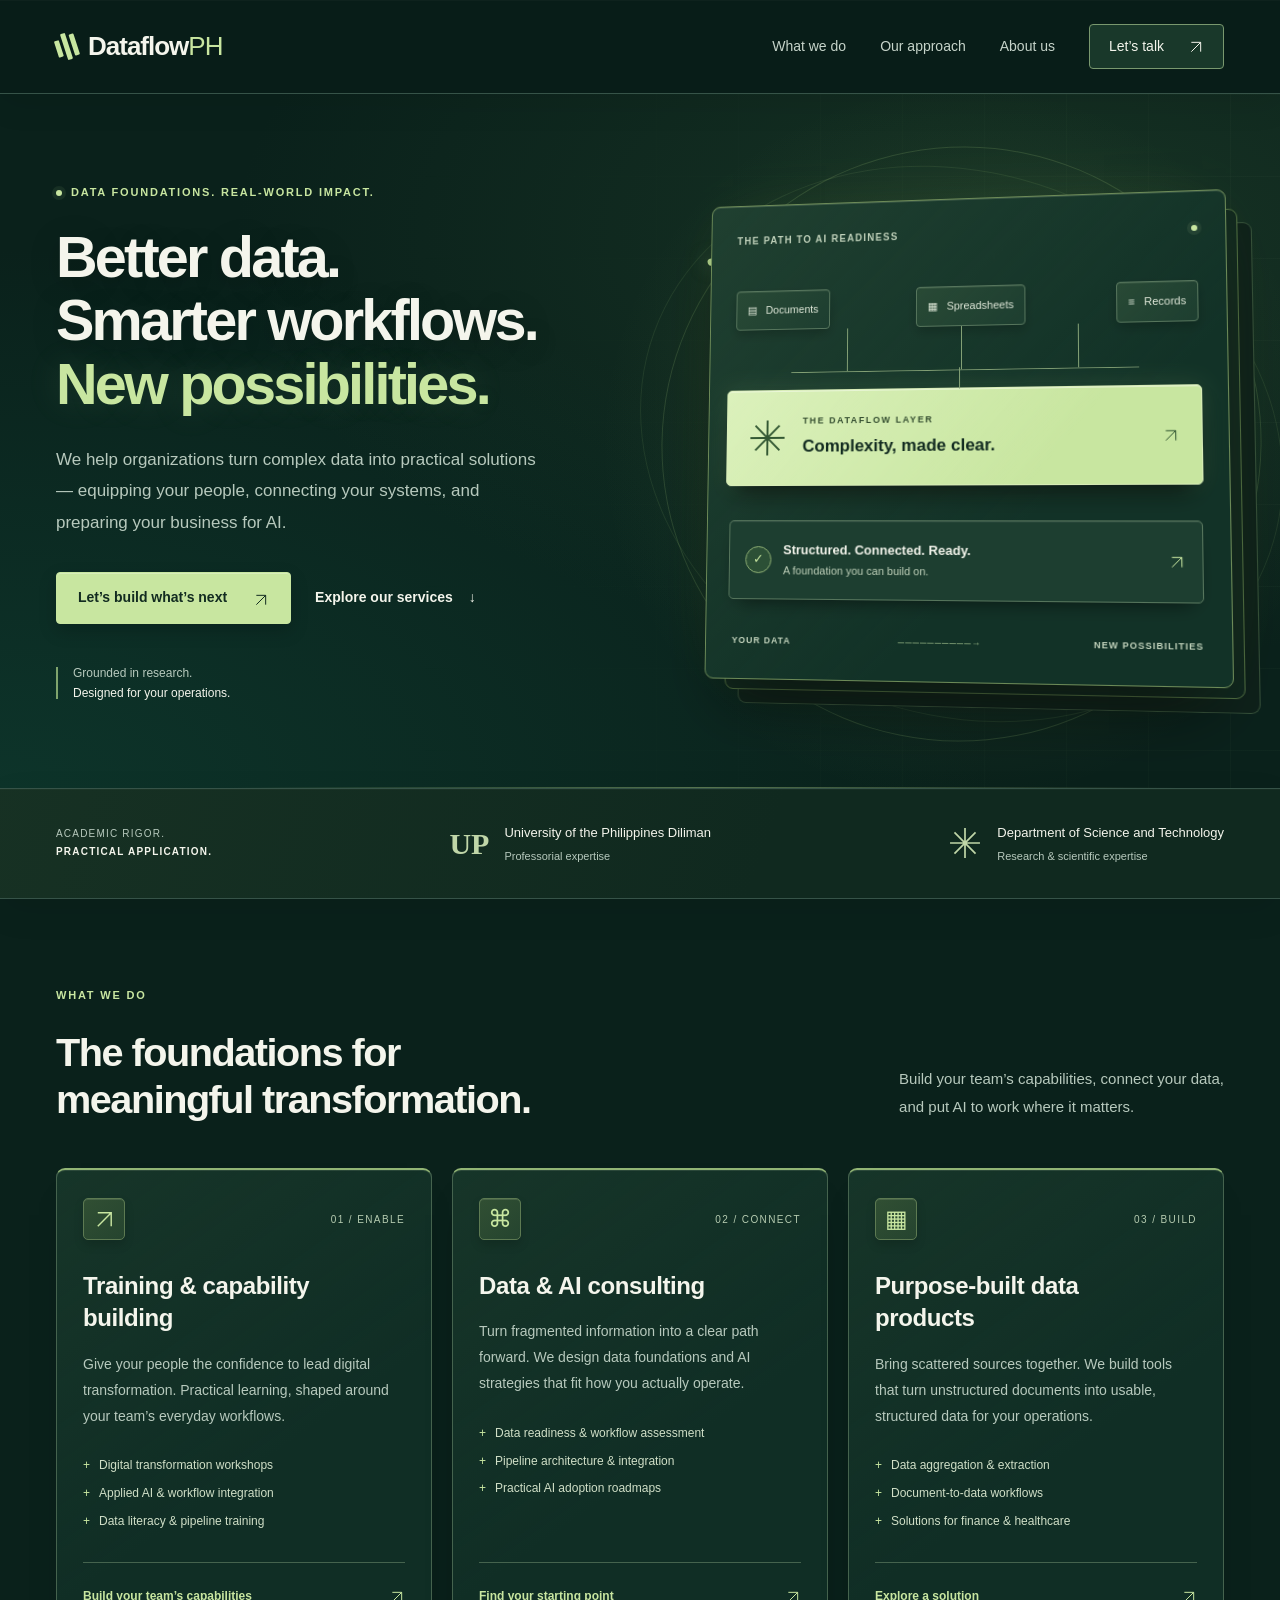
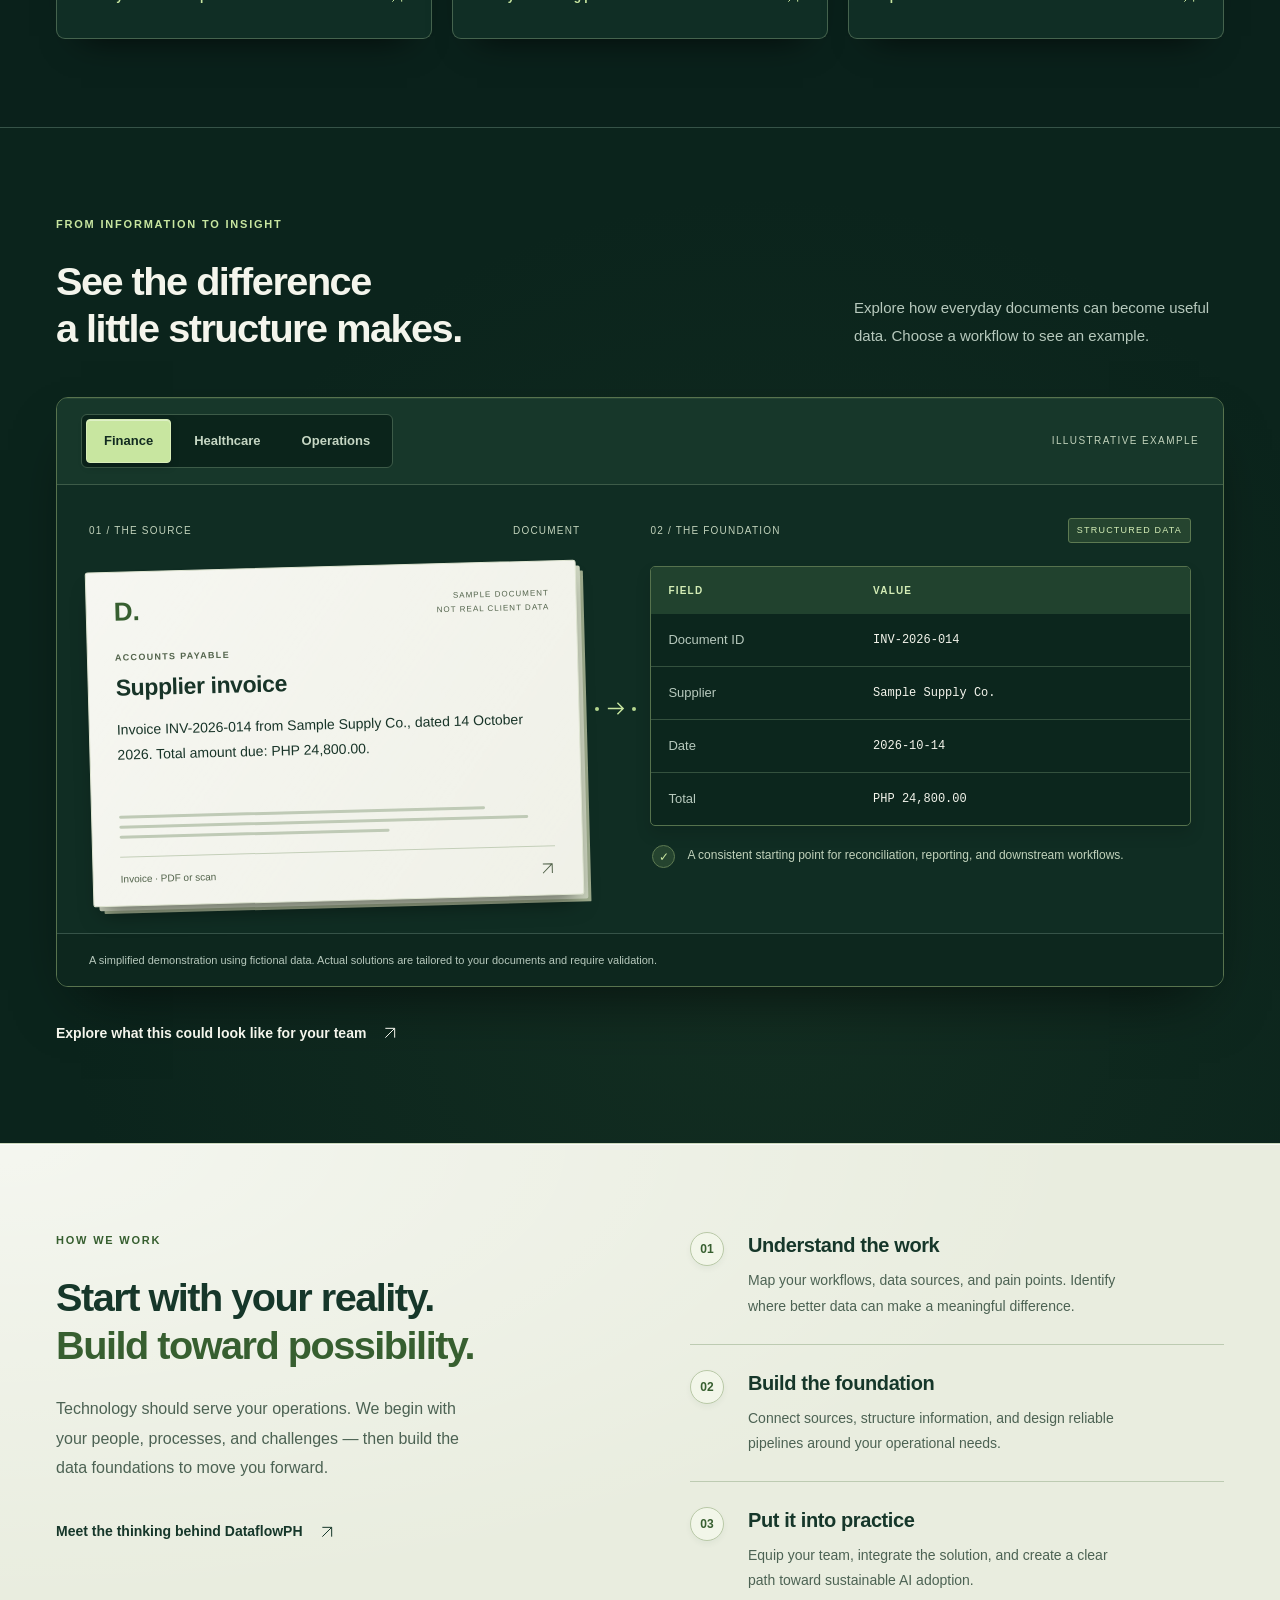
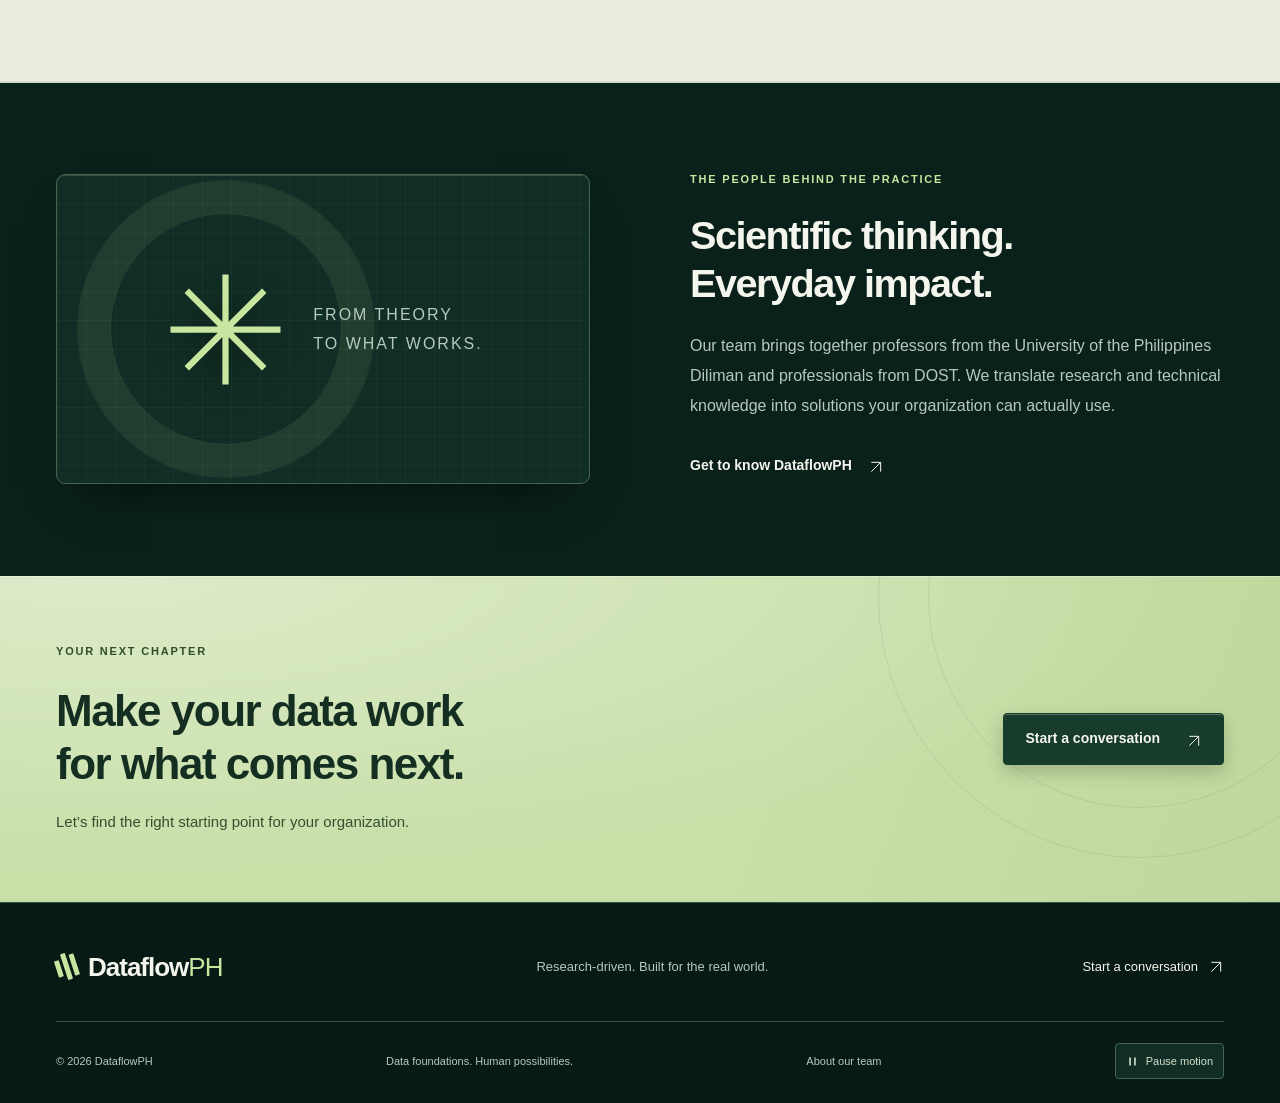
<file: index.html>
<!DOCTYPE html>
<html lang="en"><head><meta charset="UTF-8"><meta name="viewport" content="width=device-width, initial-scale=1"><meta name="theme-color" content="#0a211b"><meta name="description" content="DataflowPH helps organizations build AI-ready data foundations through practical training, consulting, and tailored data products."><title>DataflowPH — From data to possibility</title><link rel="stylesheet" href="styles.css?v=depth-3"><script src="script.js?v=depth-3" defer></script></head><body><a class="skip" href="#main">Skip to content</a><header class="site-header"><div class="container nav"><a class="brand" href="index.html" aria-label="DataflowPH home"><span class="brand-icon" aria-hidden="true"><i></i><i></i><i></i></span>Dataflow<span>PH</span></a><button class="menu-toggle" aria-expanded="false" aria-controls="navigation">Menu <span aria-hidden="true"><svg class="arrow-icon" viewBox="0 0 24 24" fill="none" stroke="currentColor" stroke-width="1.5" aria-hidden="true"><path d="M4 6h16M4 12h16M4 18h16"/></svg></span></button><nav id="navigation" aria-label="Main navigation"><a href="index.html#services">What we do</a><a href="index.html#approach">Our approach</a><a href="about.html">About us</a><a class="nav-cta" href="contact.html">Let’s talk <span aria-hidden="true"><svg class="arrow-icon" viewBox="0 0 24 24" fill="none" stroke="currentColor" stroke-width="1.5" aria-hidden="true"><path d="M5 19 19 5M5 5h14v14"/></svg></span></a></nav></div></header><main id="main"><section class="hero"><div class="container hero-grid"><div class="hero-copy"><p class="eyebrow"><span class="dot"></span> DATA FOUNDATIONS. REAL-WORLD IMPACT.</p><h1>Better data.<br>Smarter workflows.<br><em>New possibilities.</em></h1><p class="hero-description">We help organizations turn complex data into practical solutions — equipping your people, connecting your systems, and preparing your business for AI.</p><div class="hero-actions"><a class="button" href="contact.html">Let’s build what’s next <span><svg class="arrow-icon" viewBox="0 0 24 24" fill="none" stroke="currentColor" stroke-width="1.5" aria-hidden="true"><path d="M5 19 19 5M5 5h14v14"/></svg></span></a><a class="text-link" href="#services">Explore our services <span>↓</span></a></div><div class="hero-note"><span class="note-line"></span><p>Grounded in research.<br><strong>Designed for your operations.</strong></p></div></div><div class="flow-stage"><div class="flow-orbit" aria-hidden="true"><i></i><i></i></div><div class="flow-visual" role="img" aria-label="A data pipeline transforms documents, spreadsheets, and records into structured data, connected workflows, and AI-ready insights."><div class="visual-top"><span>THE PATH TO AI READINESS</span><span class="live-dot"></span></div><div class="flow-sources"><span>▤ &nbsp; Documents</span><span>▦ &nbsp; Spreadsheets</span><span>≡ &nbsp; Records</span></div><div class="flow-connectors"><i></i><i></i><i></i></div><div class="flow-engine"><div class="engine-symbol"><svg class="star-icon" viewBox="0 0 100 100" fill="none" stroke="currentColor" stroke-width="5" aria-hidden="true"><path d="M50 6v88M6 50h88M19 19l62 62M19 81l62-62"/></svg></div><div><span>THE DATAFLOW LAYER</span><strong>Complexity, made clear.</strong></div><span class="engine-arrow"><svg class="arrow-icon" viewBox="0 0 24 24" fill="none" stroke="currentColor" stroke-width="1.5" aria-hidden="true"><path d="M5 19 19 5M5 5h14v14"/></svg></span></div><div class="flow-stem"></div><div class="flow-output"><span class="output-check">✓</span><div><strong>Structured. Connected. Ready.</strong><span>A foundation you can build on.</span></div><span><svg class="arrow-icon" viewBox="0 0 24 24" fill="none" stroke="currentColor" stroke-width="1.5" aria-hidden="true"><path d="M5 19 19 5M5 5h14v14"/></svg></span></div><div class="visual-bottom"><span>YOUR DATA</span><span class="visual-path">──────────→</span><span>NEW POSSIBILITIES</span></div><div class="floating-note"><span><svg class="arrow-icon" viewBox="0 0 24 24" fill="none" stroke="currentColor" stroke-width="1.5" aria-hidden="true"><path d="M5 19 19 5M5 5h14v14"/></svg></span> Built around your workflow</div></div></div></div></section><section class="credibility"><div class="container credibility-inner"><p>ACADEMIC RIGOR.<br><strong>PRACTICAL APPLICATION.</strong></p><div><span class="institution-mark">UP</span><span>University of the Philippines Diliman<small>Professorial expertise</small></span></div><div><span class="institution-mark dost"><svg class="star-icon" viewBox="0 0 100 100" fill="none" stroke="currentColor" stroke-width="5" aria-hidden="true"><path d="M50 6v88M6 50h88M19 19l62 62M19 81l62-62"/></svg></span><span>Department of Science and Technology<small>Research & scientific expertise</small></span></div></div></section><section class="section" id="services"><div class="container"><div class="section-heading"><div><p class="eyebrow">WHAT WE DO</p><h2>The foundations for<br>meaningful transformation.</h2></div><p>Build your team’s capabilities, connect your data,<br class="desktop"> and put AI to work where it matters.</p></div><div class="service-grid"><article class="service-card"><div class="card-top"><span class="service-icon"><svg class="arrow-icon" viewBox="0 0 24 24" fill="none" stroke="currentColor" stroke-width="1.5" aria-hidden="true"><path d="M5 19 19 5M5 5h14v14"/></svg></span><span>01 / ENABLE</span></div><h3>Training & capability building</h3><p>Give your people the confidence to lead digital transformation. Practical learning, shaped around your team’s everyday workflows.</p><ul><li>Digital transformation workshops</li><li>Applied AI & workflow integration</li><li>Data literacy & pipeline training</li></ul><a href="contact.html?service=training">Build your team’s capabilities <span><svg class="arrow-icon" viewBox="0 0 24 24" fill="none" stroke="currentColor" stroke-width="1.5" aria-hidden="true"><path d="M5 19 19 5M5 5h14v14"/></svg></span></a></article><article class="service-card"><div class="card-top"><span class="service-icon">⌘</span><span>02 / CONNECT</span></div><h3>Data & AI consulting</h3><p>Turn fragmented information into a clear path forward. We design data foundations and AI strategies that fit how you actually operate.</p><ul><li>Data readiness & workflow assessment</li><li>Pipeline architecture & integration</li><li>Practical AI adoption roadmaps</li></ul><a href="contact.html?service=consulting">Find your starting point <span><svg class="arrow-icon" viewBox="0 0 24 24" fill="none" stroke="currentColor" stroke-width="1.5" aria-hidden="true"><path d="M5 19 19 5M5 5h14v14"/></svg></span></a></article><article class="service-card"><div class="card-top"><span class="service-icon">▦</span><span>03 / BUILD</span></div><h3>Purpose-built data products</h3><p>Bring scattered sources together. We build tools that turn unstructured documents into usable, structured data for your operations.</p><ul><li>Data aggregation & extraction</li><li>Document-to-data workflows</li><li>Solutions for finance & healthcare</li></ul><a href="contact.html?service=products">Explore a solution <span><svg class="arrow-icon" viewBox="0 0 24 24" fill="none" stroke="currentColor" stroke-width="1.5" aria-hidden="true"><path d="M5 19 19 5M5 5h14v14"/></svg></span></a></article></div></div></section>
<section class="section data-demo" aria-labelledby="demo-heading">
  <div class="container">
    <div class="section-heading">
      <div><p class="eyebrow">FROM INFORMATION TO INSIGHT</p><h2 id="demo-heading">See the difference<br>a little structure makes.</h2></div>
      <p>Explore how everyday documents can become useful data. Choose a workflow to see an example.</p>
    </div>
    <div class="demo-workbench">
      <div class="demo-toolbar">
        <div class="demo-tabs" role="tablist" aria-label="Example workflow">
          <button type="button" id="example-finance" role="tab" aria-selected="true" aria-controls="example-panel" tabindex="0" data-example="finance">Finance</button>
          <button type="button" id="example-healthcare" role="tab" aria-selected="false" aria-controls="example-panel" tabindex="-1" data-example="healthcare">Healthcare</button>
          <button type="button" id="example-operations" role="tab" aria-selected="false" aria-controls="example-panel" tabindex="-1" data-example="operations">Operations</button>
        </div>
        <span class="demo-label">ILLUSTRATIVE EXAMPLE</span>
      </div>
      <div class="demo-panel" id="example-panel" role="tabpanel" aria-labelledby="example-finance" tabindex="0">
        <div class="demo-input">
          <div class="demo-panel-label"><span>01 / THE SOURCE</span><span>DOCUMENT</span></div>
          <div class="sample-document">
            <div class="document-top"><span class="document-monogram" aria-hidden="true">D.</span><span>SAMPLE DOCUMENT<br>NOT REAL CLIENT DATA</span></div>
            <p class="document-kicker" data-demo-kicker>ACCOUNTS PAYABLE</p>
            <h3 data-demo-title>Supplier invoice</h3>
            <p class="document-copy" data-demo-copy>Invoice INV-2026-014 from Sample Supply Co., dated 14 October 2026. Total amount due: PHP 24,800.00.</p>
            <div class="document-lines" aria-hidden="true"><i></i><i></i><i></i></div>
            <div class="document-footer"><span data-demo-tag>Invoice · PDF or scan</span><span aria-hidden="true"><svg class="arrow-icon" viewBox="0 0 24 24" fill="none" stroke="currentColor" stroke-width="1.5" aria-hidden="true"><path d="M5 19 19 5M5 5h14v14"/></svg></span></div>
          </div>
        </div>
        <div class="demo-bridge" aria-hidden="true"><span></span><svg viewBox="0 0 24 24" fill="none" stroke="currentColor" stroke-width="1.5"><path d="M4 12h16m-6-6 6 6-6 6"/></svg><span></span></div>
        <div class="demo-result">
          <div class="demo-panel-label"><span>02 / THE FOUNDATION</span><span class="structured-badge">STRUCTURED DATA</span></div>
          <div class="result-table-wrap"><table class="result-table"><caption class="sr-only">Example fields extracted from the sample document</caption><thead><tr><th scope="col">Field</th><th scope="col">Value</th></tr></thead><tbody data-demo-rows><tr><th scope="row">Document ID</th><td>INV-2026-014</td></tr><tr><th scope="row">Supplier</th><td>Sample Supply Co.</td></tr><tr><th scope="row">Date</th><td>2026-10-14</td></tr><tr><th scope="row">Total</th><td>PHP 24,800.00</td></tr></tbody></table></div>
          <div class="demo-outcome"><span class="outcome-icon" aria-hidden="true">✓</span><p data-demo-outcome>A consistent starting point for reconciliation, reporting, and downstream workflows.</p></div>
        </div>
      </div>
      <p class="demo-disclaimer">A simplified demonstration using fictional data. Actual solutions are tailored to your documents and require validation.</p>
      <p class="sr-only" role="status" data-demo-status></p>
    </div>
    <a class="text-link demo-link" href="contact.html?service=products">Explore what this could look like for your team <svg class="arrow-icon" viewBox="0 0 24 24" fill="none" stroke="currentColor" stroke-width="1.5" aria-hidden="true"><path d="M5 19 19 5M5 5h14v14"/></svg></a>
  </div>
</section>
<section class="approach section" id="approach"><div class="container approach-grid"><div><p class="eyebrow">HOW WE WORK</p><h2>Start with your reality.<br><em>Build toward possibility.</em></h2><p class="section-description">Technology should serve your operations. We begin with your people, processes, and challenges — then build the data foundations to move you forward.</p><a class="text-link" href="about.html">Meet the thinking behind DataflowPH <span><svg class="arrow-icon" viewBox="0 0 24 24" fill="none" stroke="currentColor" stroke-width="1.5" aria-hidden="true"><path d="M5 19 19 5M5 5h14v14"/></svg></span></a></div><ol class="steps"><li><span>01</span><div><h3>Understand the work</h3><p>Map your workflows, data sources, and pain points. Identify where better data can make a meaningful difference.</p></div></li><li><span>02</span><div><h3>Build the foundation</h3><p>Connect sources, structure information, and design reliable pipelines around your operational needs.</p></div></li><li><span>03</span><div><h3>Put it into practice</h3><p>Equip your team, integrate the solution, and create a clear path toward sustainable AI adoption.</p></div></li></ol></div></section><section class="research section"><div class="container research-grid"><div class="research-label"><span class="large-asterisk"><svg class="star-icon" viewBox="0 0 100 100" fill="none" stroke="currentColor" stroke-width="5" aria-hidden="true"><path d="M50 6v88M6 50h88M19 19l62 62M19 81l62-62"/></svg></span><p>FROM THEORY<br>TO WHAT WORKS.</p></div><div><p class="eyebrow">THE PEOPLE BEHIND THE PRACTICE</p><h2>Scientific thinking.<br>Everyday impact.</h2><p>Our team brings together professors from the University of the Philippines Diliman and professionals from DOST. We translate research and technical knowledge into solutions your organization can actually use.</p><a class="text-link" href="about.html">Get to know DataflowPH <span><svg class="arrow-icon" viewBox="0 0 24 24" fill="none" stroke="currentColor" stroke-width="1.5" aria-hidden="true"><path d="M5 19 19 5M5 5h14v14"/></svg></span></a></div></div></section><section class="cta-section"><div class="container cta-inner"><div><p class="eyebrow">YOUR NEXT CHAPTER</p><h2>Make your data work<br>for what comes next.</h2><p>Let’s find the right starting point for your organization.</p></div><a class="button light" href="contact.html">Start a conversation <span><svg class="arrow-icon" viewBox="0 0 24 24" fill="none" stroke="currentColor" stroke-width="1.5" aria-hidden="true"><path d="M5 19 19 5M5 5h14v14"/></svg></span></a></div></section></main><footer><div class="container footer-top"><a class="brand" href="index.html"><span class="brand-icon" aria-hidden="true"><i></i><i></i><i></i></span>Dataflow<span>PH</span></a><p>Research-driven. Built for the real world.</p><a href="contact.html">Start a conversation <svg class="arrow-icon" viewBox="0 0 24 24" fill="none" stroke="currentColor" stroke-width="1.5" aria-hidden="true"><path d="M5 19 19 5M5 5h14v14"/></svg></a></div><div class="container footer-bottom"><span>© <span data-year>2026</span> DataflowPH</span><span>Data foundations. Human possibilities.</span><a href="about.html">About our team</a><button type="button" class="motion-toggle" aria-pressed="false"><svg viewBox="0 0 16 16" aria-hidden="true"><path d="M5 3v10M11 3v10"/></svg><span>Pause motion</span></button></div></footer></body></html>
</file>
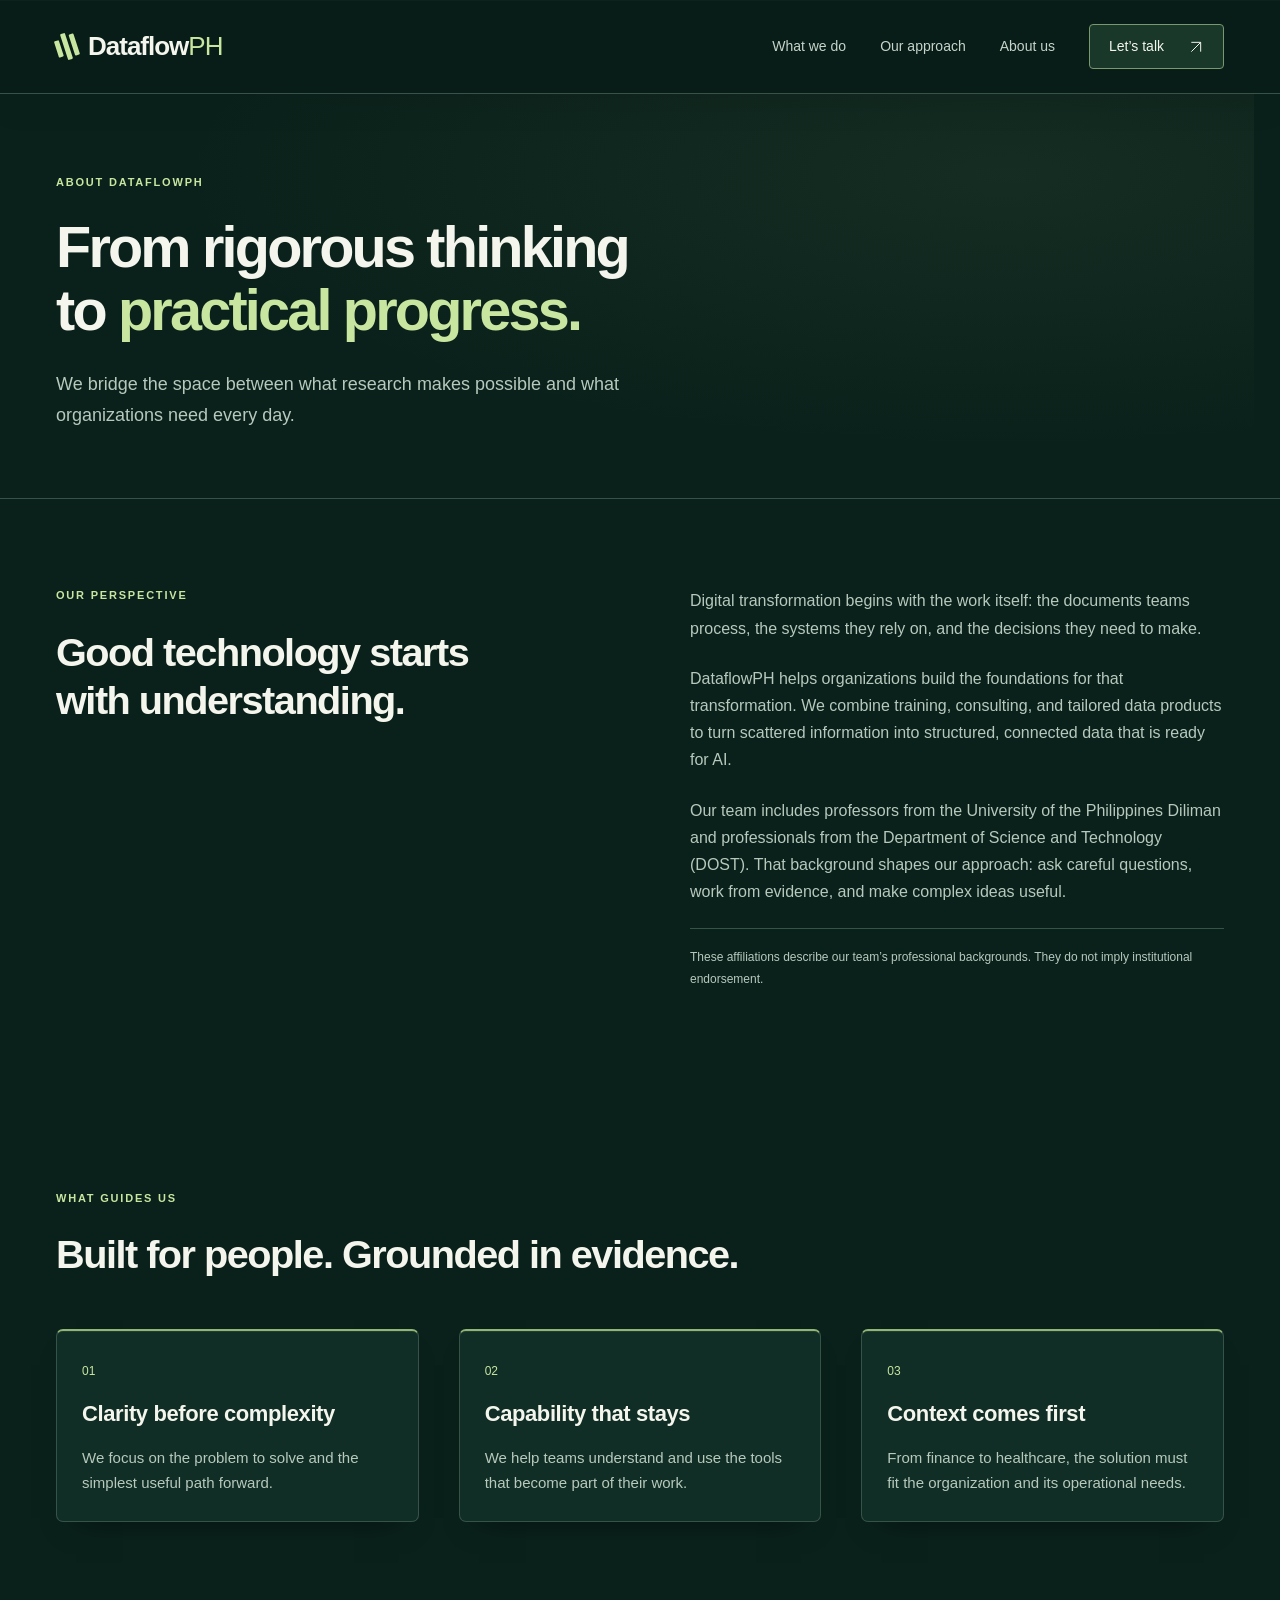
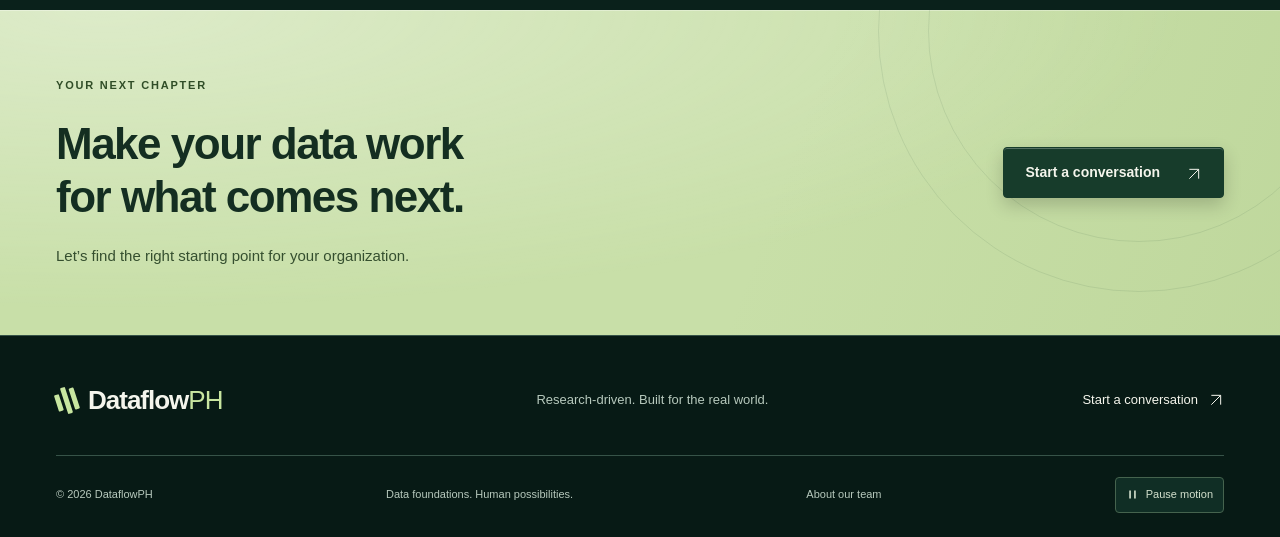
<file: about.html>
<!DOCTYPE html>
<html lang="en"><head><meta charset="UTF-8"><meta name="viewport" content="width=device-width, initial-scale=1"><meta name="theme-color" content="#0a211b"><meta name="description" content="DataflowPH helps organizations build AI-ready data foundations through practical training, consulting, and tailored data products."><title>DataflowPH — From data to possibility</title><link rel="stylesheet" href="styles.css?v=depth-3"><script src="script.js?v=depth-3" defer></script></head><body><a class="skip" href="#main">Skip to content</a><header class="site-header"><div class="container nav"><a class="brand" href="index.html" aria-label="DataflowPH home"><span class="brand-icon" aria-hidden="true"><i></i><i></i><i></i></span>Dataflow<span>PH</span></a><button class="menu-toggle" aria-expanded="false" aria-controls="navigation">Menu <span aria-hidden="true"><svg class="arrow-icon" viewBox="0 0 24 24" fill="none" stroke="currentColor" stroke-width="1.5" aria-hidden="true"><path d="M4 6h16M4 12h16M4 18h16"/></svg></span></button><nav id="navigation" aria-label="Main navigation"><a href="index.html#services">What we do</a><a href="index.html#approach">Our approach</a><a href="about.html">About us</a><a class="nav-cta" href="contact.html">Let’s talk <span aria-hidden="true"><svg class="arrow-icon" viewBox="0 0 24 24" fill="none" stroke="currentColor" stroke-width="1.5" aria-hidden="true"><path d="M5 19 19 5M5 5h14v14"/></svg></span></a></nav></div></header><main id="main"><section class="page-intro container"><p class="eyebrow">ABOUT DATAFLOWPH</p><h1>From rigorous thinking<br>to <em>practical progress.</em></h1><p>We bridge the space between what research makes possible and what organizations need every day.</p></section><section class="section about-section"><div class="container approach-grid"><div><p class="eyebrow">OUR PERSPECTIVE</p><h2>Good technology starts<br>with understanding.</h2></div><div class="prose"><p>Digital transformation begins with the work itself: the documents teams process, the systems they rely on, and the decisions they need to make.</p><p>DataflowPH helps organizations build the foundations for that transformation. We combine training, consulting, and tailored data products to turn scattered information into structured, connected data that is ready for AI.</p><p>Our team includes professors from the University of the Philippines Diliman and professionals from the Department of Science and Technology (DOST). That background shapes our approach: ask careful questions, work from evidence, and make complex ideas useful.</p><p class="affiliation-note">These affiliations describe our team’s professional backgrounds. They do not imply institutional endorsement.</p></div></div></section><section class="section research"><div class="container"><p class="eyebrow">WHAT GUIDES US</p><h2>Built for people. Grounded in evidence.</h2><div class="values"><article><span>01</span><h3>Clarity before complexity</h3><p>We focus on the problem to solve and the simplest useful path forward.</p></article><article><span>02</span><h3>Capability that stays</h3><p>We help teams understand and use the tools that become part of their work.</p></article><article><span>03</span><h3>Context comes first</h3><p>From finance to healthcare, the solution must fit the organization and its operational needs.</p></article></div></div></section><section class="cta-section"><div class="container cta-inner"><div><p class="eyebrow">YOUR NEXT CHAPTER</p><h2>Make your data work<br>for what comes next.</h2><p>Let’s find the right starting point for your organization.</p></div><a class="button light" href="contact.html">Start a conversation <span><svg class="arrow-icon" viewBox="0 0 24 24" fill="none" stroke="currentColor" stroke-width="1.5" aria-hidden="true"><path d="M5 19 19 5M5 5h14v14"/></svg></span></a></div></section></main><footer><div class="container footer-top"><a class="brand" href="index.html"><span class="brand-icon" aria-hidden="true"><i></i><i></i><i></i></span>Dataflow<span>PH</span></a><p>Research-driven. Built for the real world.</p><a href="contact.html">Start a conversation <svg class="arrow-icon" viewBox="0 0 24 24" fill="none" stroke="currentColor" stroke-width="1.5" aria-hidden="true"><path d="M5 19 19 5M5 5h14v14"/></svg></a></div><div class="container footer-bottom"><span>© <span data-year>2026</span> DataflowPH</span><span>Data foundations. Human possibilities.</span><a href="about.html">About our team</a><button type="button" class="motion-toggle" aria-pressed="false"><svg viewBox="0 0 16 16" aria-hidden="true"><path d="M5 3v10M11 3v10"/></svg><span>Pause motion</span></button></div></footer></body></html>
</file>
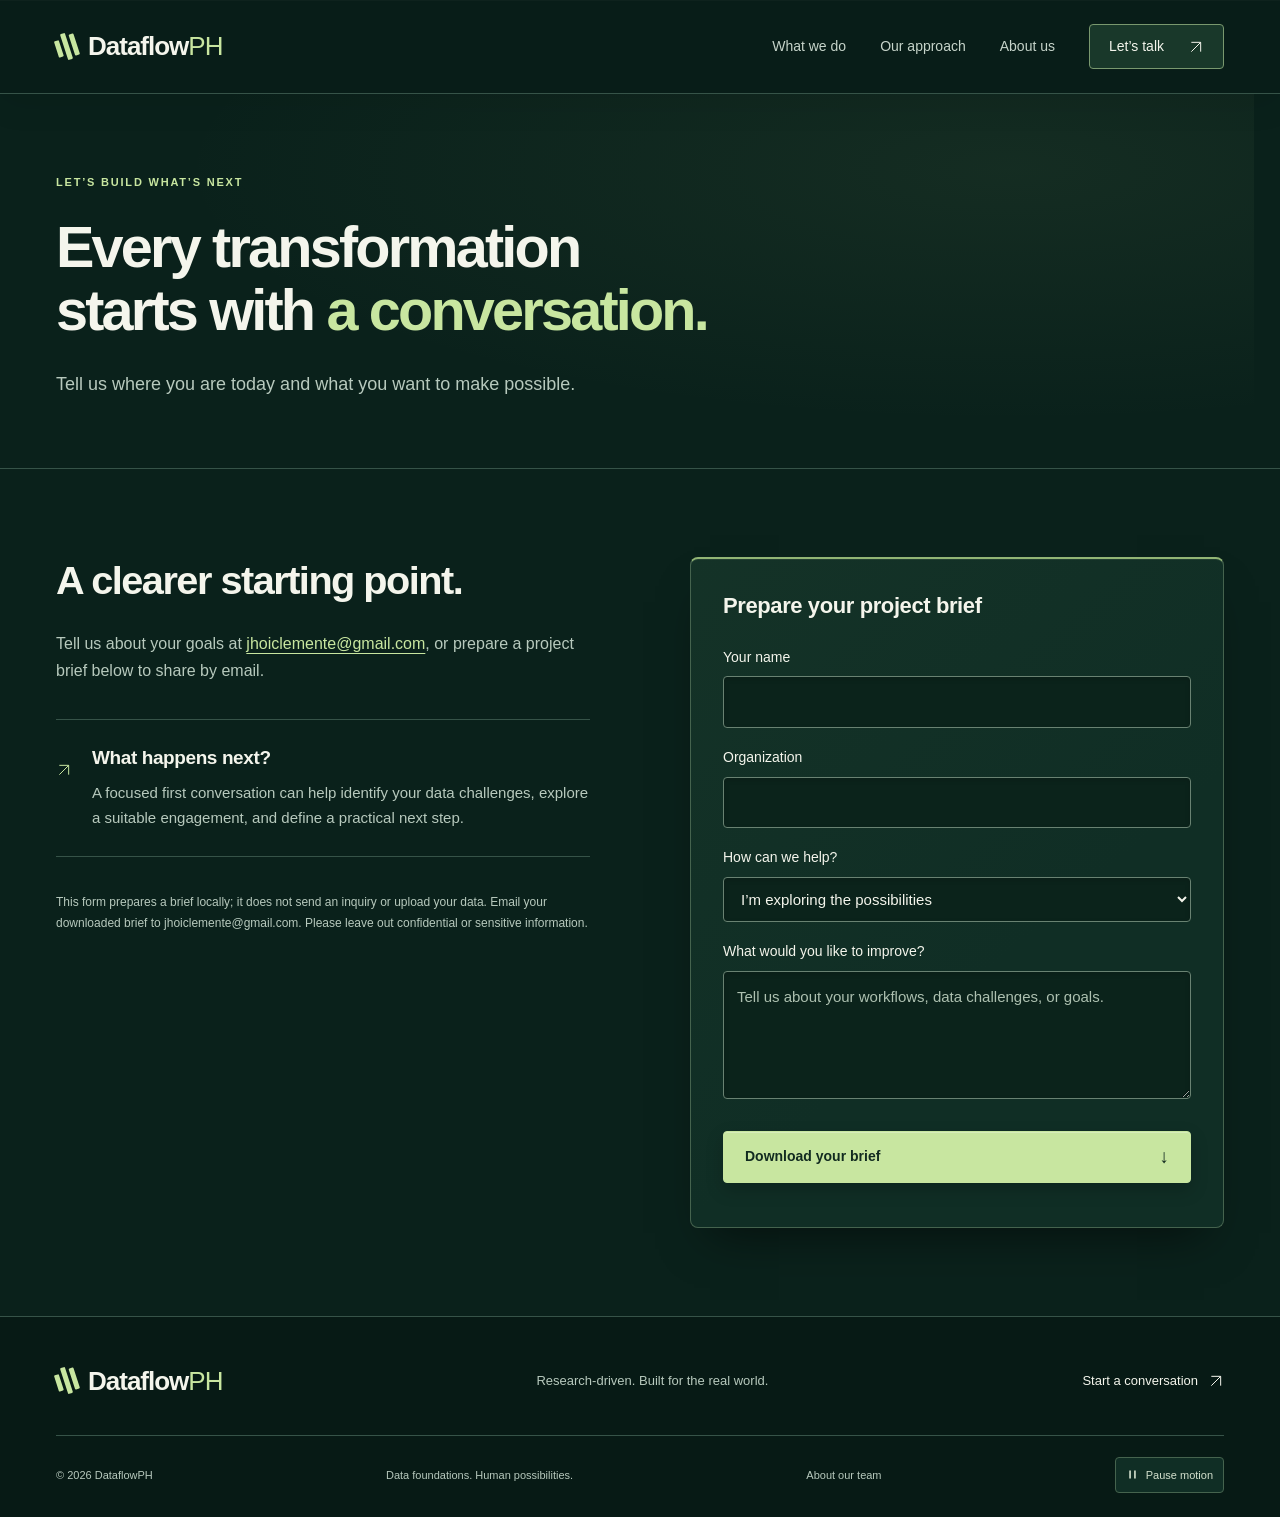
<file: contact.html>
<!DOCTYPE html>
<html lang="en"><head><meta charset="UTF-8"><meta name="viewport" content="width=device-width, initial-scale=1"><meta name="theme-color" content="#0a211b"><meta name="description" content="DataflowPH helps organizations build AI-ready data foundations through practical training, consulting, and tailored data products."><title>DataflowPH — From data to possibility</title><link rel="stylesheet" href="styles.css?v=depth-3"><script src="script.js?v=depth-3" defer></script></head><body><a class="skip" href="#main">Skip to content</a><header class="site-header"><div class="container nav"><a class="brand" href="index.html" aria-label="DataflowPH home"><span class="brand-icon" aria-hidden="true"><i></i><i></i><i></i></span>Dataflow<span>PH</span></a><button class="menu-toggle" aria-expanded="false" aria-controls="navigation">Menu <span aria-hidden="true"><svg class="arrow-icon" viewBox="0 0 24 24" fill="none" stroke="currentColor" stroke-width="1.5" aria-hidden="true"><path d="M4 6h16M4 12h16M4 18h16"/></svg></span></button><nav id="navigation" aria-label="Main navigation"><a href="index.html#services">What we do</a><a href="index.html#approach">Our approach</a><a href="about.html">About us</a><a class="nav-cta" href="contact.html">Let’s talk <span aria-hidden="true"><svg class="arrow-icon" viewBox="0 0 24 24" fill="none" stroke="currentColor" stroke-width="1.5" aria-hidden="true"><path d="M5 19 19 5M5 5h14v14"/></svg></span></a></nav></div></header><main id="main"><section class="page-intro container"><p class="eyebrow">LET’S BUILD WHAT’S NEXT</p><h1>Every transformation<br>starts with <em>a conversation.</em></h1><p>Tell us where you are today and what you want to make possible.</p></section><section class="section contact-section"><div class="container contact-grid"><div><h2>A clearer starting point.</h2><p>Tell us about your goals at <a class="email-link" href="mailto:jhoiclemente@gmail.com">jhoiclemente@gmail.com</a>, or prepare a project brief below to share by email.</p><div class="contact-note"><span><svg class="arrow-icon" viewBox="0 0 24 24" fill="none" stroke="currentColor" stroke-width="1.5" aria-hidden="true"><path d="M5 19 19 5M5 5h14v14"/></svg></span><div><h3>What happens next?</h3><p>A focused first conversation can help identify your data challenges, explore a suitable engagement, and define a practical next step.</p></div></div><p class="affiliation-note">This form prepares a brief locally; it does not send an inquiry or upload your data. Email your downloaded brief to jhoiclemente@gmail.com. Please leave out confidential or sensitive information.</p></div><form id="brief-form"><h3>Prepare your project brief</h3><label for="name">Your name</label><input id="name" name="name" autocomplete="name" required maxlength="120"><label for="organization">Organization</label><input id="organization" name="organization" autocomplete="organization" required maxlength="160"><label for="interest">How can we help?</label><select id="interest" name="interest"><option value="exploring">I’m exploring the possibilities</option value="training">Training & capability building</option><option value="consulting">Data & AI consulting</option><option value="products">Purpose-built data products</option></select><label for="challenge">What would you like to improve?</label><textarea id="challenge" name="challenge" rows="4" placeholder="Tell us about your workflows, data challenges, or goals." required maxlength="3000"></textarea><button class="button" type="submit">Download your brief <span>↓</span></button><p id="form-status" role="status"></p></form></div></section></main><footer><div class="container footer-top"><a class="brand" href="index.html"><span class="brand-icon" aria-hidden="true"><i></i><i></i><i></i></span>Dataflow<span>PH</span></a><p>Research-driven. Built for the real world.</p><a href="contact.html">Start a conversation <svg class="arrow-icon" viewBox="0 0 24 24" fill="none" stroke="currentColor" stroke-width="1.5" aria-hidden="true"><path d="M5 19 19 5M5 5h14v14"/></svg></a></div><div class="container footer-bottom"><span>© <span data-year>2026</span> DataflowPH</span><span>Data foundations. Human possibilities.</span><a href="about.html">About our team</a><button type="button" class="motion-toggle" aria-pressed="false"><svg viewBox="0 0 16 16" aria-hidden="true"><path d="M5 3v10M11 3v10"/></svg><span>Pause motion</span></button></div></footer></body></html>
</file>
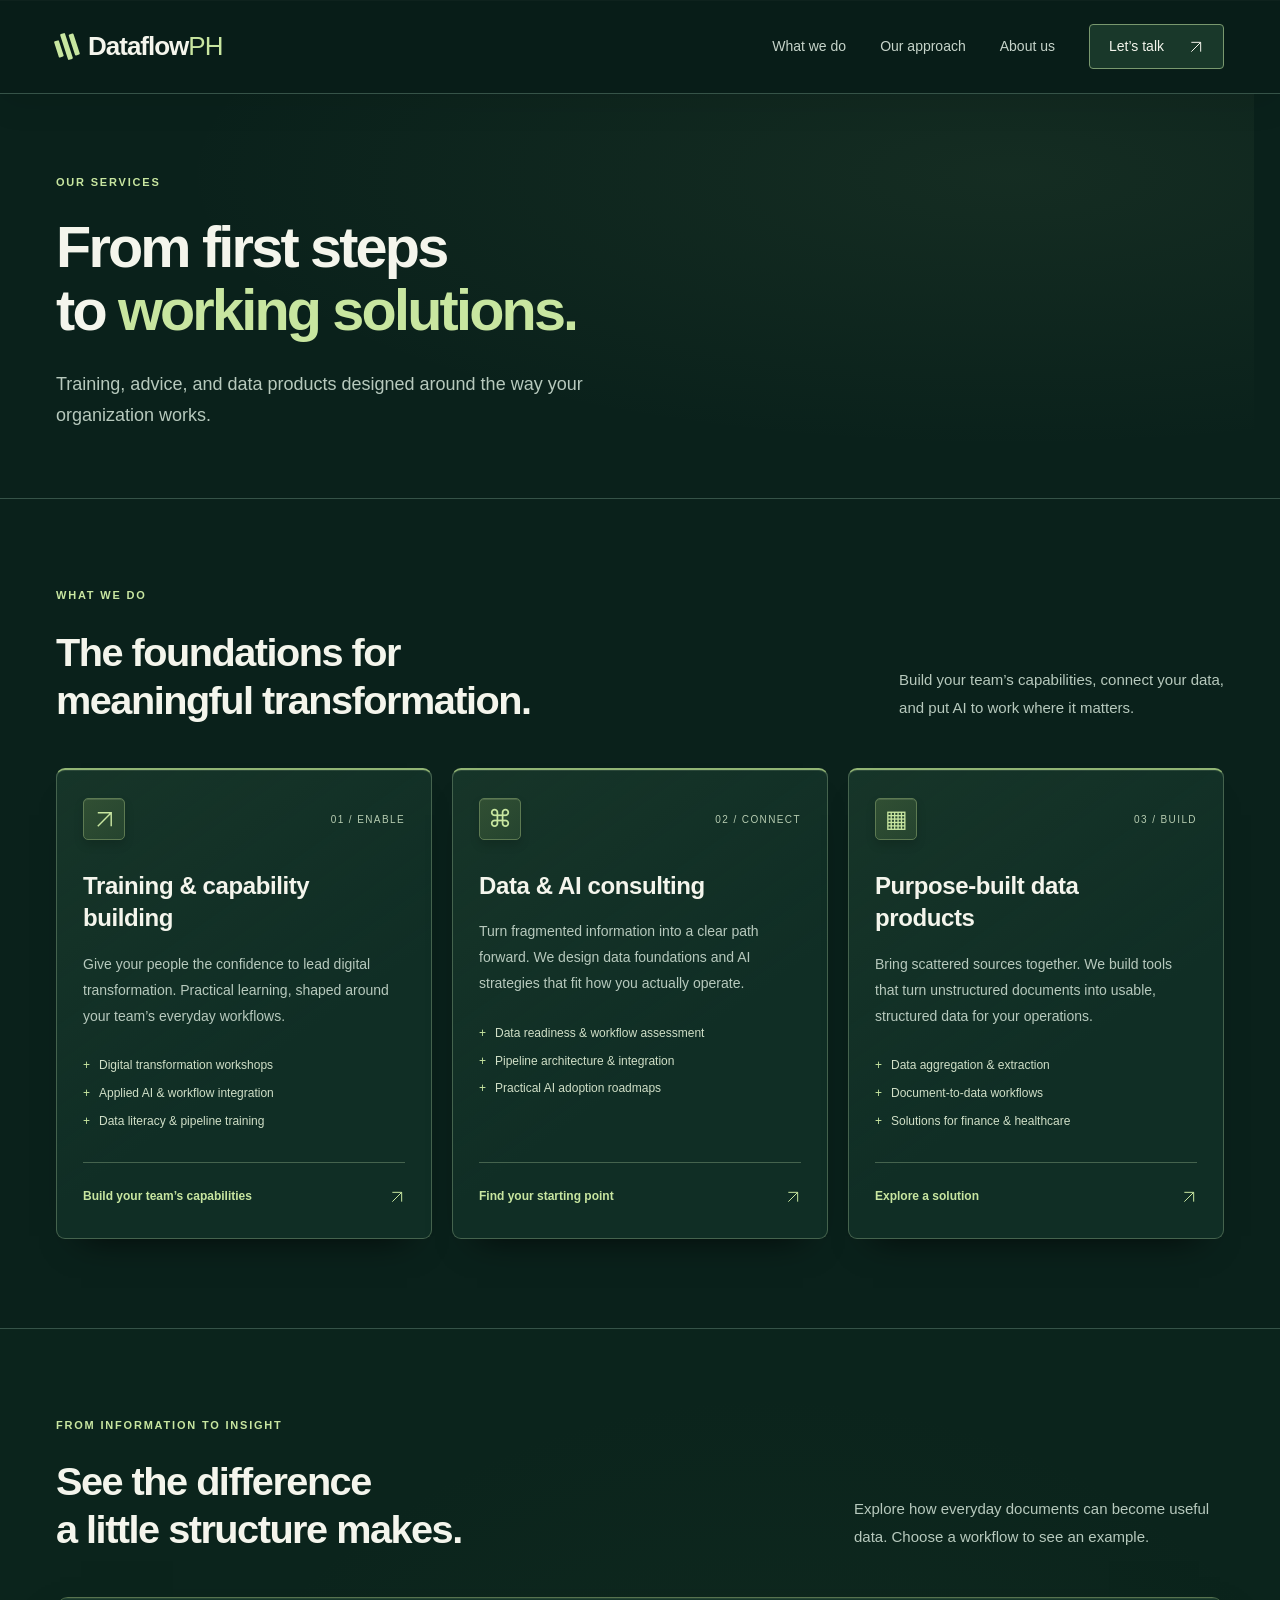
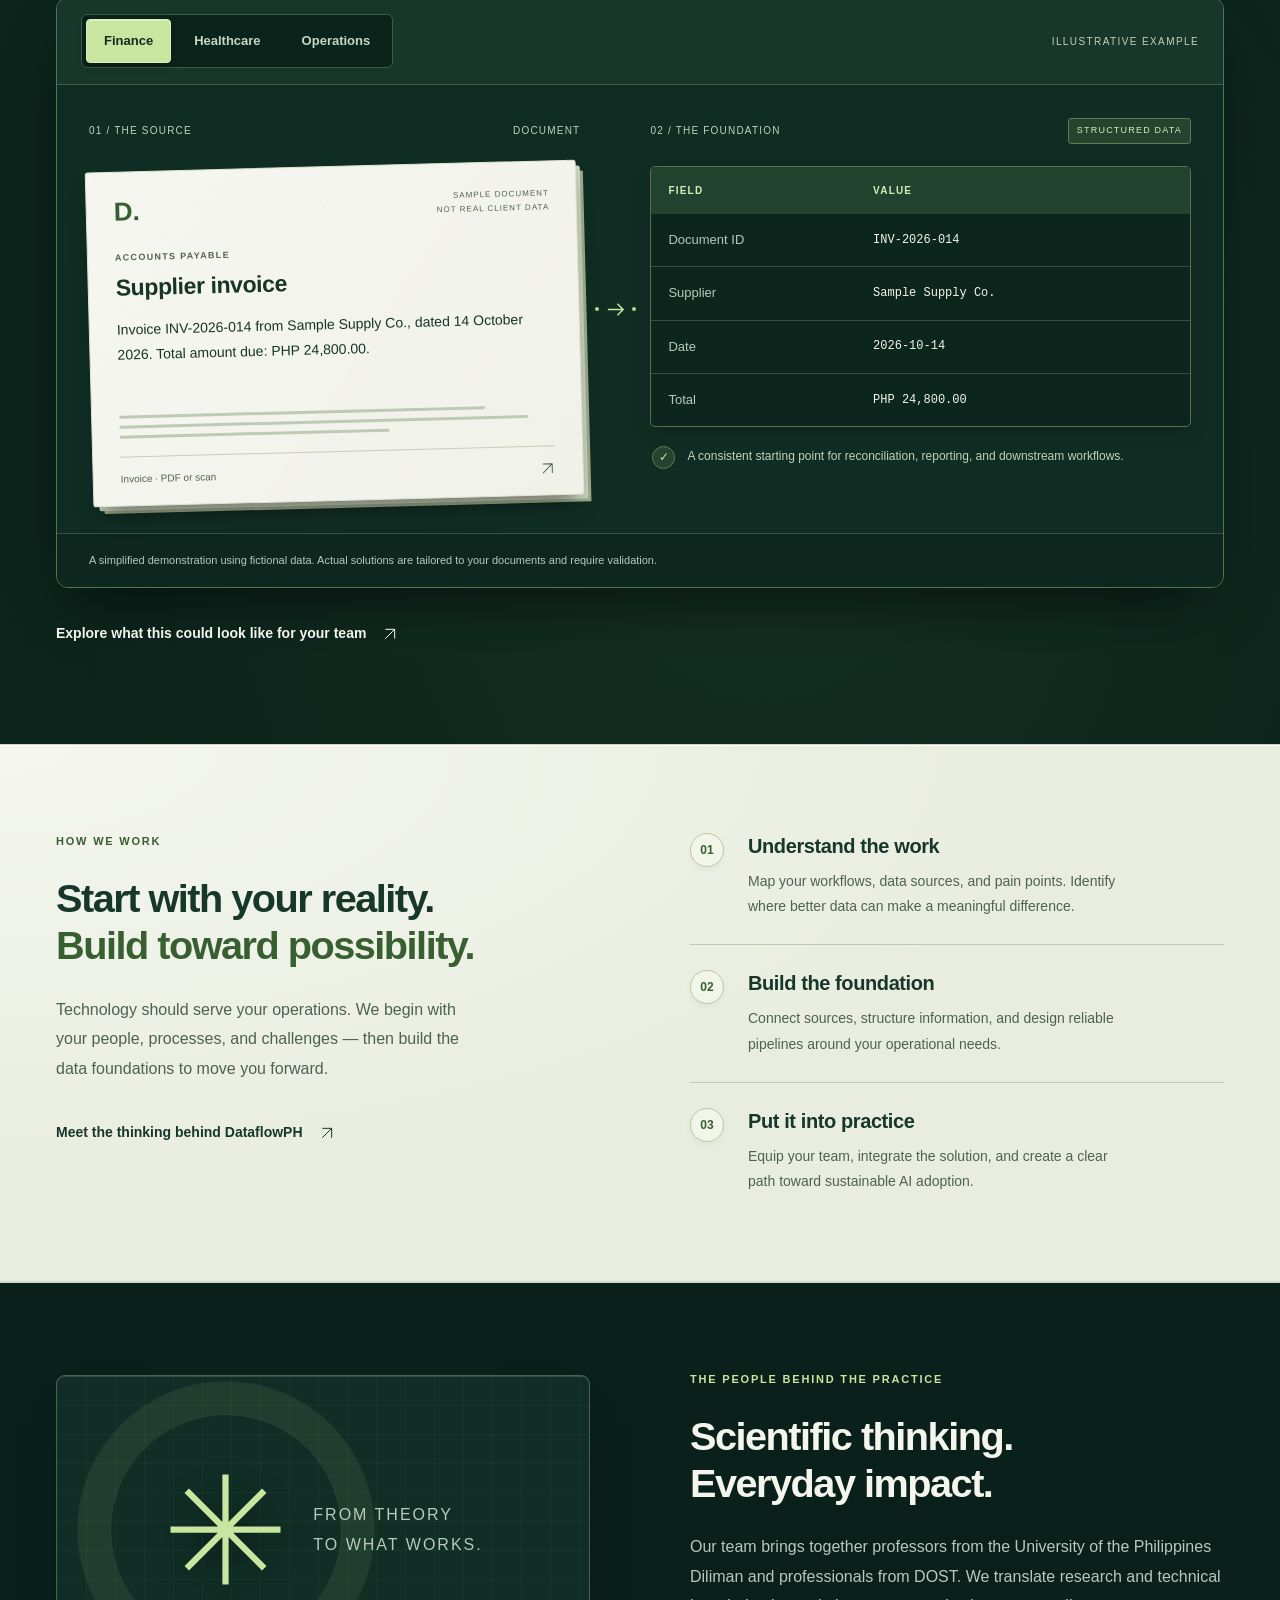
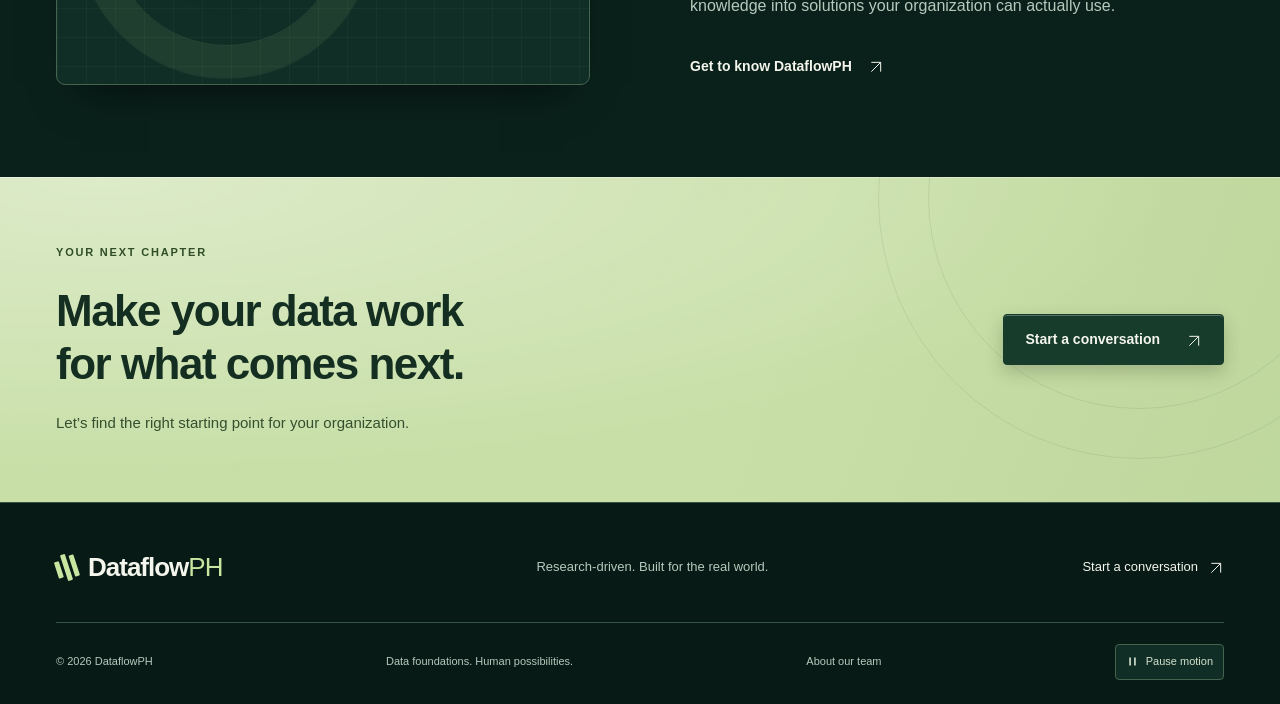
<file: services.html>
<!DOCTYPE html>
<html lang="en"><head><meta charset="UTF-8"><meta name="viewport" content="width=device-width, initial-scale=1"><meta name="theme-color" content="#0a211b"><meta name="description" content="DataflowPH helps organizations build AI-ready data foundations through practical training, consulting, and tailored data products."><title>DataflowPH — From data to possibility</title><link rel="stylesheet" href="styles.css?v=depth-3"><script src="script.js?v=depth-3" defer></script></head><body><a class="skip" href="#main">Skip to content</a><header class="site-header"><div class="container nav"><a class="brand" href="index.html" aria-label="DataflowPH home"><span class="brand-icon" aria-hidden="true"><i></i><i></i><i></i></span>Dataflow<span>PH</span></a><button class="menu-toggle" aria-expanded="false" aria-controls="navigation">Menu <span aria-hidden="true"><svg class="arrow-icon" viewBox="0 0 24 24" fill="none" stroke="currentColor" stroke-width="1.5" aria-hidden="true"><path d="M4 6h16M4 12h16M4 18h16"/></svg></span></button><nav id="navigation" aria-label="Main navigation"><a href="index.html#services">What we do</a><a href="index.html#approach">Our approach</a><a href="about.html">About us</a><a class="nav-cta" href="contact.html">Let’s talk <span aria-hidden="true"><svg class="arrow-icon" viewBox="0 0 24 24" fill="none" stroke="currentColor" stroke-width="1.5" aria-hidden="true"><path d="M5 19 19 5M5 5h14v14"/></svg></span></a></nav></div></header><main id="main"><section class="page-intro container"><p class="eyebrow">OUR SERVICES</p><h1>From first steps<br>to <em>working solutions.</em></h1><p>Training, advice, and data products designed around the way your organization works.</p></section><section class="section" id="services"><div class="container"><div class="section-heading"><div><p class="eyebrow">WHAT WE DO</p><h2>The foundations for<br>meaningful transformation.</h2></div><p>Build your team’s capabilities, connect your data,<br class="desktop"> and put AI to work where it matters.</p></div><div class="service-grid"><article class="service-card"><div class="card-top"><span class="service-icon"><svg class="arrow-icon" viewBox="0 0 24 24" fill="none" stroke="currentColor" stroke-width="1.5" aria-hidden="true"><path d="M5 19 19 5M5 5h14v14"/></svg></span><span>01 / ENABLE</span></div><h3>Training & capability building</h3><p>Give your people the confidence to lead digital transformation. Practical learning, shaped around your team’s everyday workflows.</p><ul><li>Digital transformation workshops</li><li>Applied AI & workflow integration</li><li>Data literacy & pipeline training</li></ul><a href="contact.html?service=training">Build your team’s capabilities <span><svg class="arrow-icon" viewBox="0 0 24 24" fill="none" stroke="currentColor" stroke-width="1.5" aria-hidden="true"><path d="M5 19 19 5M5 5h14v14"/></svg></span></a></article><article class="service-card"><div class="card-top"><span class="service-icon">⌘</span><span>02 / CONNECT</span></div><h3>Data & AI consulting</h3><p>Turn fragmented information into a clear path forward. We design data foundations and AI strategies that fit how you actually operate.</p><ul><li>Data readiness & workflow assessment</li><li>Pipeline architecture & integration</li><li>Practical AI adoption roadmaps</li></ul><a href="contact.html?service=consulting">Find your starting point <span><svg class="arrow-icon" viewBox="0 0 24 24" fill="none" stroke="currentColor" stroke-width="1.5" aria-hidden="true"><path d="M5 19 19 5M5 5h14v14"/></svg></span></a></article><article class="service-card"><div class="card-top"><span class="service-icon">▦</span><span>03 / BUILD</span></div><h3>Purpose-built data products</h3><p>Bring scattered sources together. We build tools that turn unstructured documents into usable, structured data for your operations.</p><ul><li>Data aggregation & extraction</li><li>Document-to-data workflows</li><li>Solutions for finance & healthcare</li></ul><a href="contact.html?service=products">Explore a solution <span><svg class="arrow-icon" viewBox="0 0 24 24" fill="none" stroke="currentColor" stroke-width="1.5" aria-hidden="true"><path d="M5 19 19 5M5 5h14v14"/></svg></span></a></article></div></div></section>
<section class="section data-demo" aria-labelledby="demo-heading">
  <div class="container">
    <div class="section-heading">
      <div><p class="eyebrow">FROM INFORMATION TO INSIGHT</p><h2 id="demo-heading">See the difference<br>a little structure makes.</h2></div>
      <p>Explore how everyday documents can become useful data. Choose a workflow to see an example.</p>
    </div>
    <div class="demo-workbench">
      <div class="demo-toolbar">
        <div class="demo-tabs" role="tablist" aria-label="Example workflow">
          <button type="button" id="example-finance" role="tab" aria-selected="true" aria-controls="example-panel" tabindex="0" data-example="finance">Finance</button>
          <button type="button" id="example-healthcare" role="tab" aria-selected="false" aria-controls="example-panel" tabindex="-1" data-example="healthcare">Healthcare</button>
          <button type="button" id="example-operations" role="tab" aria-selected="false" aria-controls="example-panel" tabindex="-1" data-example="operations">Operations</button>
        </div>
        <span class="demo-label">ILLUSTRATIVE EXAMPLE</span>
      </div>
      <div class="demo-panel" id="example-panel" role="tabpanel" aria-labelledby="example-finance" tabindex="0">
        <div class="demo-input">
          <div class="demo-panel-label"><span>01 / THE SOURCE</span><span>DOCUMENT</span></div>
          <div class="sample-document">
            <div class="document-top"><span class="document-monogram" aria-hidden="true">D.</span><span>SAMPLE DOCUMENT<br>NOT REAL CLIENT DATA</span></div>
            <p class="document-kicker" data-demo-kicker>ACCOUNTS PAYABLE</p>
            <h3 data-demo-title>Supplier invoice</h3>
            <p class="document-copy" data-demo-copy>Invoice INV-2026-014 from Sample Supply Co., dated 14 October 2026. Total amount due: PHP 24,800.00.</p>
            <div class="document-lines" aria-hidden="true"><i></i><i></i><i></i></div>
            <div class="document-footer"><span data-demo-tag>Invoice · PDF or scan</span><span aria-hidden="true"><svg class="arrow-icon" viewBox="0 0 24 24" fill="none" stroke="currentColor" stroke-width="1.5" aria-hidden="true"><path d="M5 19 19 5M5 5h14v14"/></svg></span></div>
          </div>
        </div>
        <div class="demo-bridge" aria-hidden="true"><span></span><svg viewBox="0 0 24 24" fill="none" stroke="currentColor" stroke-width="1.5"><path d="M4 12h16m-6-6 6 6-6 6"/></svg><span></span></div>
        <div class="demo-result">
          <div class="demo-panel-label"><span>02 / THE FOUNDATION</span><span class="structured-badge">STRUCTURED DATA</span></div>
          <div class="result-table-wrap"><table class="result-table"><caption class="sr-only">Example fields extracted from the sample document</caption><thead><tr><th scope="col">Field</th><th scope="col">Value</th></tr></thead><tbody data-demo-rows><tr><th scope="row">Document ID</th><td>INV-2026-014</td></tr><tr><th scope="row">Supplier</th><td>Sample Supply Co.</td></tr><tr><th scope="row">Date</th><td>2026-10-14</td></tr><tr><th scope="row">Total</th><td>PHP 24,800.00</td></tr></tbody></table></div>
          <div class="demo-outcome"><span class="outcome-icon" aria-hidden="true">✓</span><p data-demo-outcome>A consistent starting point for reconciliation, reporting, and downstream workflows.</p></div>
        </div>
      </div>
      <p class="demo-disclaimer">A simplified demonstration using fictional data. Actual solutions are tailored to your documents and require validation.</p>
      <p class="sr-only" role="status" data-demo-status></p>
    </div>
    <a class="text-link demo-link" href="contact.html?service=products">Explore what this could look like for your team <svg class="arrow-icon" viewBox="0 0 24 24" fill="none" stroke="currentColor" stroke-width="1.5" aria-hidden="true"><path d="M5 19 19 5M5 5h14v14"/></svg></a>
  </div>
</section>
<section class="approach section" id="approach"><div class="container approach-grid"><div><p class="eyebrow">HOW WE WORK</p><h2>Start with your reality.<br><em>Build toward possibility.</em></h2><p class="section-description">Technology should serve your operations. We begin with your people, processes, and challenges — then build the data foundations to move you forward.</p><a class="text-link" href="about.html">Meet the thinking behind DataflowPH <span><svg class="arrow-icon" viewBox="0 0 24 24" fill="none" stroke="currentColor" stroke-width="1.5" aria-hidden="true"><path d="M5 19 19 5M5 5h14v14"/></svg></span></a></div><ol class="steps"><li><span>01</span><div><h3>Understand the work</h3><p>Map your workflows, data sources, and pain points. Identify where better data can make a meaningful difference.</p></div></li><li><span>02</span><div><h3>Build the foundation</h3><p>Connect sources, structure information, and design reliable pipelines around your operational needs.</p></div></li><li><span>03</span><div><h3>Put it into practice</h3><p>Equip your team, integrate the solution, and create a clear path toward sustainable AI adoption.</p></div></li></ol></div></section><section class="research section"><div class="container research-grid"><div class="research-label"><span class="large-asterisk"><svg class="star-icon" viewBox="0 0 100 100" fill="none" stroke="currentColor" stroke-width="5" aria-hidden="true"><path d="M50 6v88M6 50h88M19 19l62 62M19 81l62-62"/></svg></span><p>FROM THEORY<br>TO WHAT WORKS.</p></div><div><p class="eyebrow">THE PEOPLE BEHIND THE PRACTICE</p><h2>Scientific thinking.<br>Everyday impact.</h2><p>Our team brings together professors from the University of the Philippines Diliman and professionals from DOST. We translate research and technical knowledge into solutions your organization can actually use.</p><a class="text-link" href="about.html">Get to know DataflowPH <span><svg class="arrow-icon" viewBox="0 0 24 24" fill="none" stroke="currentColor" stroke-width="1.5" aria-hidden="true"><path d="M5 19 19 5M5 5h14v14"/></svg></span></a></div></div></section><section class="cta-section"><div class="container cta-inner"><div><p class="eyebrow">YOUR NEXT CHAPTER</p><h2>Make your data work<br>for what comes next.</h2><p>Let’s find the right starting point for your organization.</p></div><a class="button light" href="contact.html">Start a conversation <span><svg class="arrow-icon" viewBox="0 0 24 24" fill="none" stroke="currentColor" stroke-width="1.5" aria-hidden="true"><path d="M5 19 19 5M5 5h14v14"/></svg></span></a></div></section></main><footer><div class="container footer-top"><a class="brand" href="index.html"><span class="brand-icon" aria-hidden="true"><i></i><i></i><i></i></span>Dataflow<span>PH</span></a><p>Research-driven. Built for the real world.</p><a href="contact.html">Start a conversation <svg class="arrow-icon" viewBox="0 0 24 24" fill="none" stroke="currentColor" stroke-width="1.5" aria-hidden="true"><path d="M5 19 19 5M5 5h14v14"/></svg></a></div><div class="container footer-bottom"><span>© <span data-year>2026</span> DataflowPH</span><span>Data foundations. Human possibilities.</span><a href="about.html">About our team</a><button type="button" class="motion-toggle" aria-pressed="false"><svg viewBox="0 0 16 16" aria-hidden="true"><path d="M5 3v10M11 3v10"/></svg><span>Pause motion</span></button></div></footer></body></html>
</file>
<file: styles.css>
:root {
  color-scheme: dark;
  --paper: #0a211b;
  --surface: #102e25;
  --surface-raised: #17392e;
  --ink: #f4f5ec;
  --muted: #b7c9bd;
  --line: #365348;
  --lime: #c8e6a0;
  --green: #c8e6a0;
  --on-accent: #122b20;
  --font: 'Aptos', 'Segoe UI', Arial, sans-serif;
}

* { box-sizing: border-box; }
html { scroll-behavior: smooth; scroll-padding-top: 95px; }
body { margin: 0; background: var(--paper); color: var(--ink); font-family: var(--font); font-size: 16px; line-height: 1.7; }
a { color: inherit; text-decoration: none; }
button, input, textarea, select { font: inherit; }
button, a, input, select, textarea { -webkit-tap-highlight-color: transparent; }
a:focus-visible, button:focus-visible, input:focus-visible, select:focus-visible, textarea:focus-visible { outline: 3px solid var(--green); outline-offset: 5px; }
::selection { background: var(--lime); color: var(--on-accent); }
h1, h2, h3, p { margin: 0; }
h1, h2, h3 { font-family: var(--font); }
h1 { font-size: clamp(42px, 4.5vw, 66px); line-height: 1.1; letter-spacing: -2.8px; font-weight: 600; }
h2 { font-size: clamp(32px, 3.1vw, 44px); line-height: 1.2; letter-spacing: -1.5px; font-weight: 600; }
h3 { font-size: 22px; line-height: 1.35; font-weight: 600; letter-spacing: -.4px; }
em { font-style: normal; color: var(--lime); }
.container { width: min(1200px, calc(100% - 112px)); margin: auto; }

/* Quiet navigation, with one clear next step. */
.site-header { height: 94px; border-bottom: 1px solid var(--line); background: #091e18; position: relative; z-index: 10; }
.nav { display: flex; align-items: center; justify-content: space-between; height: 100%; }
.brand { display: inline-flex; align-items: center; font-weight: 750; font-size: 26px; letter-spacing: -1px; }
.brand > span:last-child { font-weight: 400; color: var(--lime); }
.brand-icon { display: flex; align-items: center; gap: 3px; margin-right: 11px; transform: rotate(-18deg); }
.brand-icon i { display: block; width: 5px; height: 17px; background: var(--lime); border-radius: 1px; }
.brand-icon i:nth-child(2) { height: 27px; }
.brand-icon i:nth-child(3) { height: 22px; }
nav { display: flex; align-items: center; gap: 34px; font-size: 14px; font-weight: 500; }
nav > a:not(.nav-cta) { color: #c6d4ca; padding-block: 10px; }
nav > a:not(.nav-cta):hover, .text-link:hover, footer a:hover { color: var(--lime); }
.nav-cta { border: 1px solid #79986e; border-radius: 4px; padding: 10px 19px; display: flex; gap: 24px; background: #19382a; }
.nav-cta:hover { border-color: var(--lime); background: #254b36; }
.menu-toggle { display: none; }
.eyebrow { display: flex; align-items: center; gap: 9px; color: var(--lime); font-size: 11px; font-weight: 650; letter-spacing: 1.8px; margin-bottom: 24px; line-height: 1.6; }
.dot { width: 6px; height: 6px; background: var(--lime); border-radius: 50%; box-shadow: 0 0 0 4px #c8e6a012; }

/* A deep green canvas with a brighter focal point. */
.hero { padding: 88px 0 82px; overflow: hidden; background-color: var(--paper); background-image: radial-gradient(ellipse at 85% 45%, #22463255, transparent 58%); }
.hero-grid { display: grid; grid-template-columns: 1.1fr 1fr; gap: 65px; align-items: center; }
.hero-description { max-width: 480px; margin-top: 28px; color: var(--muted); font-size: 17px; line-height: 1.85; }
.hero-actions { display: flex; align-items: center; gap: 24px; margin-top: 34px; }
.button { display: inline-flex; align-items: center; justify-content: space-between; gap: 26px; min-height: 50px; padding: 13px 21px; background: var(--lime); color: var(--on-accent); border: 1px solid var(--lime); border-radius: 4px; font-size: 14px; font-weight: 650; cursor: pointer; transition: background .2s, border-color .2s, transform .2s; }
.button:hover { background: #e0f3c5; border-color: #e0f3c5; transform: translateY(-2px); }
.button span { font-size: 19px; line-height: 1; }
.text-link { display: inline-flex; align-items: center; gap: 16px; min-height: 44px; font-size: 14px; font-weight: 550; text-underline-offset: 5px; }
.text-link:hover { text-decoration: underline; }
.hero-note { display: flex; align-items: center; gap: 15px; margin-top: 39px; color: var(--muted); font-size: 12px; line-height: 1.7; }
.hero-note strong { font-weight: 500; color: var(--ink); }
.note-line { height: 32px; width: 2px; background: #7fa46d; }
.flow-visual { position: relative; min-width: 0; padding: 28px 27px 30px; border: 1px solid #50705a; border-radius: 9px; background-color: #123227; background-image: linear-gradient(135deg, #234a3340, transparent); box-shadow: 0 22px 55px #00000026; }
.flow-visual::before { content: ''; position: absolute; inset: 0; opacity: .18; background-image: radial-gradient(#c1d8ac .65px, transparent .65px); background-size: 18px 18px; border-radius: inherit; pointer-events: none; }
.visual-top, .visual-bottom { position: relative; display: flex; justify-content: space-between; align-items: center; color: #c1d2bb; font-size: 10px; font-weight: 550; letter-spacing: 1.3px; }
.live-dot { height: 6px; width: 6px; border-radius: 50%; background: var(--lime); box-shadow: 0 0 0 4px #c8e6a014; }
.flow-sources { position: relative; display: flex; justify-content: space-between; gap: 8px; margin-top: 44px; }
.flow-sources span { padding: 10px 11px; background: #1d3e30; border: 1px solid #57765d; border-radius: 4px; font-size: 11px; color: #e2eadb; white-space: nowrap; }
.flow-connectors { height: 45px; display: flex; justify-content: space-around; width: 75%; margin: auto; border-bottom: 1px solid #83a075; }
.flow-connectors i { width: 1px; background: #83a075; }
.flow-engine { position: relative; display: flex; align-items: center; gap: 16px; margin-top: 20px; padding: 23px 21px; background: var(--lime); border: 1px solid #d9edb8; border-radius: 5px; color: var(--on-accent); box-shadow: 0 8px 26px #0000001a; }
.flow-engine::before { content: ''; position: absolute; width: 1px; height: 21px; background: #83a075; top: -21px; left: 50%; }
.engine-symbol { font-size: 43px; color: #335833; line-height: 1; }
.flow-engine div:nth-child(2) { display: flex; flex-direction: column; gap: 4px; }
.flow-engine div span { font-size: 9px; letter-spacing: 1.6px; color: #344e30; font-weight: 600; }
.flow-engine strong { font-size: 17px; font-weight: 600; }
.engine-arrow { margin-left: auto; color: #335833; }
.flow-stem { height: 34px; width: 1px; background: #83a075; margin: auto; }
.flow-output { position: relative; display: flex; gap: 12px; align-items: center; background: #1d3e30; padding: 18px 16px; border: 1px solid #57765d; border-radius: 5px; }
.output-check { display: grid; place-items: center; background: #2c5036; border: 1px solid #8eaf74; border-radius: 50%; width: 27px; height: 27px; font-size: 13px; color: var(--lime); flex-shrink: 0; }
.flow-output div { display: flex; flex-direction: column; }
.flow-output strong { font-weight: 600; font-size: 13px; }
.flow-output div span { font-size: 11px; color: #c1d2bb; }
.flow-output > span:last-child { margin-left: auto; color: var(--lime); }
.visual-bottom { margin-top: 35px; font-size: 9px; letter-spacing: 1px; gap: 8px; }
.visual-path { color: #a1c08c; }
.floating-note { position: absolute; right: -12px; bottom: -18px; display: flex; align-items: center; padding: 12px 17px; background: #234532; border: 1px solid #79986e; border-radius: 4px; font-size: 11px; color: #eef4e7; box-shadow: 0 8px 20px #0000001a; }
.floating-note span { color: var(--lime); margin-right: 9px; }

.credibility { border-block: 1px solid var(--line); padding: 29px 0; background: #10291f; }
.credibility-inner { display: flex; align-items: center; justify-content: space-between; gap: 28px; }
.credibility p { font-size: 10px; letter-spacing: 1.2px; line-height: 1.8; color: var(--muted); }
.credibility p strong { font-weight: 600; color: var(--ink); }
.credibility-inner > div { display: flex; align-items: center; gap: 15px; font-size: 13px; font-weight: 500; }
.credibility small { display: block; margin-top: 3px; font-size: 11px; color: var(--muted); font-weight: 400; }
.institution-mark { font-family: Georgia, serif; font-size: 30px; color: #c0d6a8; font-weight: bold; }
.institution-mark.dost { font-size: 35px; }

.section { padding: 88px 0; }
.section-heading { display: flex; align-items: flex-end; justify-content: space-between; gap: 35px; margin-bottom: 44px; }
.section-heading > p { max-width: 370px; margin-bottom: 3px; color: var(--muted); font-size: 15px; line-height: 1.85; }
.service-grid { display: grid; grid-template-columns: repeat(3, 1fr); gap: 20px; }
.service-card { display: flex; flex-direction: column; padding: 28px 26px; border: 1px solid #45634e; border-top: 2px solid #92b575; border-radius: 5px; background: var(--surface); transition: border-color .2s, background .2s, transform .2s; }
.service-card:hover { border-color: #a5c58a; background: #16382b; transform: translateY(-4px); }
.card-top { display: flex; justify-content: space-between; align-items: center; margin-bottom: 30px; }
.card-top > span:last-child { font-size: 10px; letter-spacing: 1.4px; color: #b5cbb0; }
.service-icon { display: grid; place-items: center; width: 42px; height: 42px; border: 1px solid #5d7a52; border-radius: 5px; background: #25442f; font-size: 24px; color: var(--lime); }
.service-card h3 { max-width: 260px; font-size: 24px; margin-bottom: 17px; }
.service-card p { font-size: 14px; color: var(--muted); line-height: 1.85; }
.service-card ul { padding: 23px 0 27px; margin: 0; list-style: none; font-size: 12px; line-height: 2.3; color: #d0dfc7; }
.service-card li::before { content: '+'; margin-right: 9px; color: var(--lime); }
.service-card > a { display: flex; align-items: center; justify-content: space-between; gap: 10px; min-height: 48px; margin-top: auto; border-top: 1px solid #45634e; padding-top: 19px; font-size: 12px; font-weight: 600; color: var(--lime); }
.service-card > a:hover { text-decoration: underline; text-underline-offset: 4px; }
.service-card > a span { font-size: 16px; }

/* A light process section gives long pages a clear visual pause. */
.approach {
  --ink: #16372a;
  --muted: #4c6253;
  --line: #bdcbb2;
  --lime: #375f30;
  --green: #375f30;
  background: #e9eddf;
  color: var(--ink);
  border-block: 1px solid #cbd8bc;
  color-scheme: light;
}
.approach-grid { display: grid; grid-template-columns: 1fr 1fr; gap: 100px; }
.section-description { max-width: 415px; margin: 25px 0 27px; color: var(--muted); font-size: 16px; line-height: 1.85; }
.steps { margin: 0; padding: 0; list-style: none; }
.steps li { display: flex; gap: 24px; padding: 25px 0; border-bottom: 1px solid var(--line); }
.steps li:first-child { padding-top: 0; }
.steps li:last-child { border-bottom: 0; padding-bottom: 0; }
.steps li > span { padding-top: 4px; font-size: 12px; font-weight: 600; color: var(--lime); }
.steps h3 { font-size: 20px; margin-bottom: 9px; }
.steps p { max-width: 375px; font-size: 14px; color: var(--muted); line-height: 1.8; }

.research-grid { display: grid; grid-template-columns: 1fr 1fr; gap: 100px; align-items: center; }
.research-label { display: flex; justify-content: center; align-items: center; gap: 25px; height: 310px; border: 1px solid #45634e; border-radius: 5px; background-color: var(--surface); background-image: linear-gradient(#c8e6a00a 1px, transparent 1px), linear-gradient(90deg, #c8e6a00a 1px, transparent 1px); background-size: 29px 29px; }
.large-asterisk { font-size: 125px; line-height: 1; color: var(--lime); }
.research-label p { font-size: 13px; letter-spacing: 2px; line-height: 1.9; }
.research-grid > div > p:not(.eyebrow) { margin: 24px 0; font-size: 16px; color: var(--muted); line-height: 1.85; }
.cta-section { --ink: #142e21; --lime: #304d27; --green: #304d27; background: #c8dfa8; color: var(--ink); padding: 67px 0; }
.cta-inner { display: flex; align-items: center; justify-content: space-between; gap: 35px; }
.cta-section .eyebrow { color: #304d27; }
.cta-section h2 { font-size: 44px; }
.cta-section p:last-child { margin-top: 19px; color: #354f2f; font-size: 15px; }
.button.light { background: #173c2b; border-color: #173c2b; color: #f4f5ec; min-width: 210px; }
.button.light:hover { background: #244e37; border-color: #244e37; }
footer { background: #071a15; padding: 42px 0 24px; border-top: 1px solid var(--line); }
.footer-top, .footer-bottom { display: flex; align-items: center; justify-content: space-between; gap: 20px; }
.footer-top { padding-bottom: 32px; }
.footer-top p { font-size: 13px; color: var(--muted); }
.footer-top > a:last-child { min-height: 44px; display: inline-flex; align-items: center; gap: 10px; font-size: 13px; }
.footer-bottom { padding-top: 21px; border-top: 1px solid var(--line); font-size: 11px; color: var(--muted); }
.footer-bottom a { padding-block: 8px; }
.skip { position: absolute; left: 16px; top: -80px; padding: 10px 16px; background: var(--lime); color: var(--on-accent); z-index: 20; }
.skip:focus { top: 10px; }

.page-intro { padding-top: 80px; padding-bottom: 68px; }
.page-intro p:last-child { max-width: 600px; margin-top: 27px; color: var(--muted); font-size: 18px; }
.page-intro + .section { border-top: 1px solid var(--line); }
.prose p { margin-bottom: 23px; color: var(--muted); }
.affiliation-note { font-size: 12px; line-height: 1.8; color: var(--muted); }
.prose .affiliation-note { padding-top: 18px; border-top: 1px solid var(--line); }
.values { display: grid; grid-template-columns: repeat(3, 1fr); gap: 40px; margin-top: 50px; }
.values article { border-top: 1px solid var(--line); padding-top: 23px; }
.values article > span { font-size: 12px; color: var(--lime); }
.values h3 { margin: 16px 0; }
.values p { font-size: 15px; color: var(--muted); }
.contact-grid { display: grid; grid-template-columns: 1fr 1fr; gap: 100px; }
.contact-grid > div > p { color: var(--muted); margin-top: 25px; }
.contact-note { display: flex; gap: 20px; margin: 35px 0; padding: 25px 0; border-block: 1px solid var(--line); }
.contact-note > span { font-size: 28px; color: var(--lime); }
.contact-note h3 { font-size: 19px; }
.contact-note p { margin-top: 9px; font-size: 15px; color: var(--muted); }
form { padding: 32px; background: var(--surface); border: 1px solid #45634e; border-top: 2px solid #92b575; border-radius: 5px; }
form h3 { margin-bottom: 25px; }
label { display: block; font-size: 14px; font-weight: 500; margin: 18px 0 7px; }
input, select, textarea { width: 100%; border: 1px solid #698272; border-radius: 4px; background: #0b231b; padding: 12px 13px; color: var(--ink); font-size: 15px; }
input:hover, select:hover, textarea:hover { border-color: #b1cd98; }
input::placeholder, textarea::placeholder { color: #adc0b0; opacity: 1; }
textarea { resize: vertical; }
form .button { margin-top: 24px; width: 100%; }
#form-status { font-size: 13px; margin-top: 12px; color: var(--lime); }
.email-link { color: var(--lime); text-decoration: underline; text-underline-offset: 4px; overflow-wrap: anywhere; }
.email-link:hover { color: #e0f3c5; }
.arrow-icon { width: 16px; height: 16px; display: inline-block; vertical-align: middle; flex-shrink: 0; }
.service-icon .arrow-icon { width: 23px; height: 23px; }
.star-icon { width: 1em; height: 1em; display: block; }
.large-asterisk .star-icon { width: 125px; height: 125px; }
.engine-symbol .star-icon { width: 40px; height: 40px; }
.dost .star-icon { width: 34px; height: 34px; }

@media (min-width: 1450px) {
  .hero { padding-block: 100px; }
  .hero-grid { gap: 85px; }
}
@media (max-width: 1100px) {
  .container { width: calc(100% - 64px); }
  .hero-grid { gap: 35px; }
  h1 { font-size: 50px; }
  .hero-actions { gap: 14px; flex-wrap: wrap; }
  .flow-visual { padding: 24px 18px; }
  .flow-sources span { padding: 10px 7px; font-size: 10px; }
  .approach-grid, .research-grid, .contact-grid { gap: 50px; }
  .service-card { padding: 25px 21px; }
  .service-card h3 { font-size: 22px; }
  .credibility-inner { gap: 20px; }
  .credibility-inner > div { font-size: 12px; gap: 10px; }
  .section-heading > p { max-width: 290px; }
  .hero-description { font-size: 16px; }
  .flow-engine { padding: 23px 14px; gap: 12px; }
  .flow-engine strong { font-size: 15px; }
  .visual-bottom { font-size: 8px; letter-spacing: .7px; }
}
@media (max-width: 760px) {
  .container { width: calc(100% - 40px); }
  .site-header { height: 76px; }
  .brand { font-size: 24px; }
  .menu-toggle { display: flex; align-items: center; gap: 10px; min-height: 44px; padding: 8px 12px; background: #19382a; border: 1px solid #79986e; border-radius: 4px; color: var(--ink); font-size: 13px; }
  nav { display: none; position: absolute; top: 75px; left: 0; right: 0; padding: 22px; background: #0c261d; border-bottom: 1px solid #79986e; box-shadow: 0 15px 25px #00000033; align-items: stretch; gap: 13px; }
  nav.open { display: flex; flex-direction: column; }
  .nav-cta { justify-content: space-between; }
  .hero { padding: 51px 0 60px; }
  .hero-grid { grid-template-columns: 1fr; gap: 52px; }
  h1 { font-size: 46px; letter-spacing: -2px; }
  .eyebrow { font-size: 10px; letter-spacing: 1.4px; margin-bottom: 22px; }
  .hero-description { max-width: 520px; font-size: 16px; }
  .hero-actions { gap: 15px 22px; }
  .hero-note { margin-top: 29px; }
  .flow-visual { max-width: 490px; width: 100%; margin: 0 auto; padding: 24px; }
  .flow-sources span { padding: 10px 8px; }
  .flow-engine { padding: 23px 16px; }
  .flow-engine strong { font-size: 16px; }
  .visual-top { font-size: 9px; }
  .visual-bottom { font-size: 8px; }
  .floating-note { right: 5px; }
  .credibility-inner { flex-wrap: wrap; gap: 24px; }
  .credibility-inner > p { width: 100%; }
  .credibility-inner > div { font-size: 12px; gap: 13px; }
  .credibility { padding: 26px 0; }
  .section { padding: 60px 0; }
  .section-heading { display: block; margin-bottom: 32px; }
  .section-heading > p { margin-top: 23px; max-width: 100%; }
  .desktop { display: none; }
  .service-grid { grid-template-columns: 1fr; gap: 20px; }
  .service-card { padding: 26px; }
  .service-card h3 { max-width: none; font-size: 24px; }
  .card-top { margin-bottom: 24px; }
  .service-card ul { font-size: 13px; }
  .service-card > a { font-size: 13px; }
  .approach-grid, .research-grid, .contact-grid { grid-template-columns: 1fr; gap: 38px; }
  .steps li { padding: 24px 0; }
  .steps p { max-width: 100%; }
  .research-label { height: 240px; }
  .research-grid { gap: 38px; }
  .cta-inner { align-items: flex-start; flex-direction: column; gap: 28px; }
  .cta-section { padding: 50px 0; }
  .cta-section h2 { font-size: 36px; }
  .footer-top { flex-wrap: wrap; gap: 18px; }
  .footer-top p { width: 100%; order: 3; }
  .footer-bottom { flex-wrap: wrap; font-size: 11px; }
  .footer-bottom > span:nth-child(2) { display: none; }
  .page-intro { padding-top: 53px; padding-bottom: 48px; }
  .page-intro p:last-child { font-size: 16px; }
  .values { grid-template-columns: 1fr; gap: 30px; margin-top: 35px; }
  form { padding: 24px; }
}
@media (max-width: 380px) {
  .container { width: calc(100% - 32px); }
  h1 { font-size: 40px; }
  h2 { font-size: 30px; }
  .flow-visual { padding-inline: 15px; }
  .flow-sources span { font-size: 9px; }
  .flow-output { gap: 9px; padding: 17px 11px; }
  .flow-output strong { font-size: 12px; }
  .visual-path { display: none; }
  .flow-engine strong { font-size: 14px; }
  .flow-engine div span { font-size: 8px; }
  .service-card { padding: 23px; }
  .research-label { gap: 16px; }
  .large-asterisk .star-icon { width: 100px; height: 100px; }
}
@media (prefers-reduced-motion: reduce) {
  html { scroll-behavior: auto; }
  *, *::before, *::after { transition: none !important; }
}

/* Layered light, raised surfaces, and motion that explains the work. */
.site-header { position: sticky; top: 0; background: #091e18f5; backdrop-filter: blur(18px); box-shadow: 0 8px 35px #00000018, inset 0 1px 0 #f4f5ec06; }
.hero { position: relative; isolation: isolate; background-image: radial-gradient(ellipse at 82% 20%, #345a384d, transparent 55%), radial-gradient(ellipse at 0 100%, #0d342a, transparent 55%); }
.hero::before { content: ''; position: absolute; inset: 0; z-index: -1; background-image: linear-gradient(#c8e6a007 1px, transparent 1px), linear-gradient(90deg, #c8e6a007 1px, transparent 1px); background-size: 82px 82px; mask-image: linear-gradient(90deg, transparent 28%, black); pointer-events: none; }
.hero::after { content: ''; position: absolute; bottom: 0; left: 18%; right: 8%; height: 1px; background: linear-gradient(90deg, transparent, #badc8e70, transparent); }
.hero h1 { text-shadow: 0 6px 30px #00000035; }
.hero h1 em { text-shadow: 0 0 35px #c8e6a020; }
.flow-stage { position: relative; isolation: isolate; min-width: 0; padding: 12px 0 26px; }
.flow-stage::before { content: ''; position: absolute; inset: -25%; background: radial-gradient(ellipse, #9ec76420, transparent 65%); pointer-events: none; z-index: -1; }
.flow-orbit { position: absolute; inset: -35px -38px; border: 1px solid #91b56f35; border-radius: 50%; transform: rotate(-22deg); pointer-events: none; z-index: -1; }
.flow-orbit::before { content: ''; position: absolute; inset: 25px -28px; border: 1px solid #91b56f20; border-radius: 50%; transform: rotate(42deg); }
.flow-orbit i { position: absolute; height: 7px; width: 7px; border-radius: 50%; background: #b5d58e; box-shadow: 0 0 18px #c8e6a080; left: 22%; top: 5%; }
.flow-orbit i:last-child { left: auto; top: auto; bottom: 8%; right: 17%; width: 4px; height: 4px; }
.flow-visual { transform-style: preserve-3d; background-image: linear-gradient(135deg, #34543e66, transparent 65%); border-color: #6d8b58; box-shadow: 0 36px 65px -22px #000000a0, 0 0 70px -25px #8eba5c35, inset 0 1px 0 #e0f3c52b; transition: transform .35s ease-out; }
.flow-visual::after { content: ''; position: absolute; inset: 0; border: 1px solid #527143; border-radius: inherit; background: #10271e; transform: translate3d(14px, 14px, -18px); box-shadow: 14px 14px 0 -1px #0e211a, 14px 14px 0 0 #36513a; z-index: -1; pointer-events: none; }
.flow-sources span { background-image: linear-gradient(135deg, #78985920, transparent); box-shadow: 0 5px 12px #00000033, inset 0 1px 0 #e0f3c51a; }
.flow-engine { background-image: linear-gradient(130deg, #f4ffdf70, transparent 70%); box-shadow: 0 15px 25px -10px #000000b0, 0 0 24px #b7df8a20, inset 0 1px 0 #ffffff70; transform: translateZ(24px); }
.flow-output { transform: translateZ(12px); box-shadow: 0 10px 20px -10px #00000099, inset 0 1px 0 #ffffff13; }
.flow-output::after { content: ''; position: absolute; inset: -1px; border: 1px solid #c8e6a0; border-radius: inherit; opacity: 0; pointer-events: none; }
.floating-note { transform: translateZ(40px); box-shadow: 0 12px 24px #00000055, inset 0 1px 0 #e0f3c51a; background-image: linear-gradient(110deg, #78985922, transparent); }
.flow-connectors i, .flow-stem { position: relative; }
.flow-connectors i::after, .flow-stem::after { content: ''; position: absolute; left: -1px; top: 0; width: 3px; height: 10px; border-radius: 4px; background: #dbf8b1; box-shadow: 0 0 9px #c8e6a0a0; opacity: 0; }
.credibility { position: relative; background-image: linear-gradient(110deg, #29462f45, transparent 60%); box-shadow: inset 0 1px 0 #efffd506, 0 12px 35px #00000012; }
.service-card { position: relative; isolation: isolate; overflow: hidden; border-radius: 9px; background-image: linear-gradient(145deg, #2c4b343b, transparent 60%); box-shadow: 0 22px 35px -25px #000000cc, inset 0 1px 0 #e0f3c51c; transform: perspective(1000px) rotateX(var(--tilt-x, 0deg)) rotateY(var(--tilt-y, 0deg)) translateY(var(--lift, 0px)); transition: border-color .25s, background-color .25s, transform .25s, box-shadow .25s; }
.service-card::before { content: ''; position: absolute; inset: 0; background: radial-gradient(450px circle at var(--pointer-x, 50%) var(--pointer-y, 0%), #c8e6a01f, transparent 70%); z-index: -1; opacity: 0; transition: opacity .3s; pointer-events: none; }
.service-card:hover, .service-card:focus-within { --lift: -7px; border-color: #a5c58a; box-shadow: 0 30px 45px -24px #000000dd, 0 0 25px -12px #b9d68922, inset 0 1px 0 #e0f3c533; }
.service-card:hover::before, .service-card:focus-within::before { opacity: 1; }
.service-icon { box-shadow: 0 5px 10px #00000026, inset 0 1px 0 #f0ffce22; background-image: linear-gradient(140deg, #748e4a26, transparent); }
.button { box-shadow: 0 7px 18px #00000030, inset 0 1px 0 #ffffff45; transition: background .2s, border-color .2s, transform .2s, box-shadow .2s; }
.button:hover { box-shadow: 0 12px 28px #00000040, 0 0 28px -9px #c8e6a040, inset 0 1px 0 #ffffff70; }
.button .arrow-icon, .text-link .arrow-icon, .service-card > a .arrow-icon { transition: transform .2s; }
.button:hover .arrow-icon, .text-link:hover .arrow-icon, .service-card > a:hover .arrow-icon { transform: translate(2px, -2px); }
.approach { background-image: radial-gradient(ellipse at 0 0, #ffffff85, transparent 60%); box-shadow: inset 0 1px 0 #ffffffaa, inset 0 -1px 0 #173c2b1a; }
.steps li { transition: transform .25s; }
.steps li:hover { transform: translateX(5px); }
.steps li > span { display: grid; place-items: center; height: 34px; min-width: 34px; border-radius: 50%; border: 1px solid #b9c9a7; background: #f2f6e9; box-shadow: 0 3px 6px #173c2b0c; padding: 0; }
.research-label { position: relative; isolation: isolate; overflow: hidden; border-radius: 9px; box-shadow: 0 25px 45px -25px #000000b0, inset 0 1px 0 #efffd522; }
.research-label::before { content: ''; position: absolute; width: 230px; height: 230px; left: 10%; border: 1px solid #c8e6a020; border-radius: 50%; box-shadow: 0 0 0 32px #c8e6a005, 0 0 0 33px #c8e6a010; z-index: -1; }
.large-asterisk { filter: drop-shadow(0 8px 14px #00000055); }
.cta-section { position: relative; isolation: isolate; overflow: hidden; background-image: radial-gradient(ellipse at 8% 0, #ffffff60, transparent 65%), linear-gradient(110deg, transparent 60%, #98b76b30); box-shadow: inset 0 1px 0 #ffffff55; }
.cta-section::before, .cta-section::after { content: ''; position: absolute; width: 420px; height: 420px; border: 1px solid #244e3719; border-radius: 50%; right: -70px; top: -190px; z-index: -1; pointer-events: none; }
.cta-section::after { width: 520px; height: 520px; right: -120px; top: -240px; }
.page-intro { position: relative; isolation: isolate; }
.page-intro::before { content: ''; position: absolute; inset: 0 -30px; background: radial-gradient(ellipse at 80% 20%, #92b57514, transparent 60%); z-index: -1; pointer-events: none; }
.values article { padding: 25px; border: 1px solid var(--line); border-top: 2px solid #92b575; border-radius: 7px; background: var(--surface); box-shadow: 0 16px 30px -20px #00000099, inset 0 1px 0 #e0f3c512; }
form { border-radius: 8px; background-image: linear-gradient(140deg, #2c4b3426, transparent 60%); box-shadow: 0 25px 45px -20px #00000088, inset 0 1px 0 #e0f3c512; }
input, select, textarea { box-shadow: inset 0 2px 5px #00000026; transition: border-color .2s, box-shadow .2s; }
input:focus, select:focus, textarea:focus { box-shadow: 0 0 0 3px #c8e6a012, inset 0 2px 5px #00000026; }

/* An interactive, explicitly illustrative document-to-data workbench. */
.data-demo { background-color: #0b241c; background-image: radial-gradient(ellipse at 60% 80%, #30533535, transparent 65%); border-top: 1px solid #365348; }
.demo-workbench { border: 1px solid #58734e; border-radius: 12px; background: #102d23; box-shadow: 0 28px 60px -25px #000000aa, inset 0 1px 0 #ebffd526; overflow: hidden; }
.demo-toolbar { display: flex; align-items: center; justify-content: space-between; gap: 20px; padding: 16px 24px; border-bottom: 1px solid #3d5b48; background: #17372a; box-shadow: inset 0 1px 0 #e0f3c512; }
.demo-tabs { display: flex; gap: 5px; padding: 4px; background: #0b241b; border: 1px solid #3d5b48; border-radius: 6px; }
.demo-tabs button { background: transparent; border: 1px solid transparent; border-radius: 4px; color: #c5d6c3; padding: 9px 17px; min-height: 44px; font-size: 13px; font-weight: 550; cursor: pointer; transition: background .2s, color .2s; }
.demo-tabs button[aria-selected="true"] { background: #c8e6a0; color: #122b20; border-color: #d9edb8; box-shadow: 0 3px 8px #00000033, inset 0 1px 0 #ffffff66; }
.demo-tabs button:not([aria-selected="true"]):hover { background: #234532; color: #f4f5ec; }
.demo-label { color: #c1d2bb; font-size: 10px; letter-spacing: 1.4px; white-space: nowrap; }
.demo-panel { display: grid; grid-template-columns: 1fr 70px 1.1fr; padding: 32px; gap: 0; align-items: start; }
.demo-panel-label { display: flex; align-items: center; justify-content: space-between; gap: 10px; font-size: 10px; letter-spacing: 1.2px; color: #c1d2bb; margin-bottom: 22px; min-height: 27px; }
.structured-badge { background: #25442f; border: 1px solid #5d7a52; color: #d4edb6; padding: 4px 8px; border-radius: 3px; font-size: 9px; white-space: nowrap; }
.sample-document { position: relative; color-scheme: light; min-height: 310px; background: #f0f1e8; background-image: linear-gradient(125deg, #ffffff66, transparent); color: #183428; padding: 25px 27px 18px; border: 1px solid #dfe5d2; border-radius: 3px; transform: rotate(-1.5deg); box-shadow: 0 15px 22px -10px #00000088, 5px 5px 0 -1px #cad2bd, 9px 9px 0 -2px #9dab8c; }
.document-top { display: flex; justify-content: space-between; align-items: center; gap: 15px; margin-bottom: 26px; }
.document-monogram { font-size: 26px; font-weight: 700; line-height: 1; color: #375f30; }
.document-top > span:last-child { font-size: 8px; color: #52634b; letter-spacing: 1px; line-height: 1.7; text-align: right; }
.document-kicker { font-size: 9px; font-weight: 600; color: #52634b; letter-spacing: 1.3px; margin-bottom: 7px; }
.sample-document h3 { font-size: 23px; margin-bottom: 13px; }
.document-copy { font-size: 14px; line-height: 1.85; min-height: 80px; }
.document-lines { display: flex; flex-direction: column; gap: 7px; margin: 18px 0; }
.document-lines i { width: 84%; height: 3px; border-radius: 2px; background: #bfcab6; }
.document-lines i:nth-child(2) { width: 94%; }
.document-lines i:last-child { width: 62%; }
.document-footer { display: flex; justify-content: space-between; align-items: center; border-top: 1px solid #c4cfb9; padding-top: 13px; color: #52634b; font-size: 10px; }
.demo-bridge { display: flex; align-items: center; justify-content: center; gap: 5px; align-self: center; color: #c8e6a0; }
.demo-bridge svg { height: 23px; width: 23px; flex-shrink: 0; }
.demo-bridge > span { width: 4px; height: 4px; border-radius: 50%; background: #b5d58e; }
.result-table-wrap { border: 1px solid #56724d; border-radius: 5px; overflow: hidden; background: #0c261d; box-shadow: 0 8px 15px #00000020, inset 0 1px 0 #f4ffd00d; }
.result-table { width: 100%; border-collapse: collapse; font-size: 13px; text-align: left; }
.result-table thead { color: #d4edb6; background: #21422e; font-size: 10px; letter-spacing: 1.2px; text-transform: uppercase; }
.result-table th, .result-table td { padding: 15px 17px; border-bottom: 1px solid #34513e; }
.result-table tr:last-child > * { border-bottom: 0; }
.result-table tbody th { color: #b7c9bd; font-weight: 400; width: 38%; }
.result-table td { color: #f4f5ec; font-family: ui-monospace, 'Cascadia Code', Consolas, monospace; font-size: 12px; overflow-wrap: anywhere; }
.demo-outcome { display: flex; align-items: flex-start; gap: 12px; padding: 19px 2px 0; }
.outcome-icon { display: grid; place-items: center; height: 23px; width: 23px; flex-shrink: 0; border: 1px solid #5d7a52; border-radius: 50%; color: #c8e6a0; font-size: 12px; background: #25442f; }
.demo-outcome p { color: #c1d2bb; font-size: 12px; line-height: 1.8; }
.demo-disclaimer { border-top: 1px solid #365348; padding: 17px 32px; color: #b7c9bd; font-size: 11px; background: #0d271e; }
.demo-link { margin-top: 24px; }
.sr-only { position: absolute; width: 1px; height: 1px; margin: -1px; padding: 0; overflow: hidden; clip-path: inset(50%); white-space: nowrap; border: 0; }
.motion-toggle { display: none; align-items: center; gap: 7px; background: #102e25; color: #d4e1ce; border: 1px solid #45634e; border-radius: 4px; min-height: 36px; padding: 6px 10px; font-size: 11px; cursor: pointer; }
html[data-motion] .motion-toggle { display: inline-flex; }
.motion-toggle:hover { background: #21422e; border-color: #a5c58a; }
.motion-toggle svg { height: 13px; width: 13px; stroke: currentColor; stroke-width: 2; fill: none; }

@keyframes data-travel { 0% { opacity: 0; transform: translateY(-7px); } 15% { opacity: 1; } 65% { opacity: 1; } 85%, 100% { opacity: 0; transform: translateY(38px); } }
@keyframes output-arrival { 0%, 55%, 100% { opacity: 0; } 75% { opacity: .75; } }
@keyframes note-float { 0%, 100% { transform: translate3d(0, 0, 40px); } 50% { transform: translate3d(0, -6px, 40px); } }
html[data-motion="active"] .flow-stage[data-in-view="true"] .flow-connectors i::after { animation: data-travel 3.6s ease-in-out infinite; }
html[data-motion="active"] .flow-stage[data-in-view="true"] .flow-connectors i:nth-child(2)::after { animation-delay: .35s; }
html[data-motion="active"] .flow-stage[data-in-view="true"] .flow-connectors i:nth-child(3)::after { animation-delay: .7s; }
html[data-motion="active"] .flow-stage[data-in-view="true"] .flow-stem::after { animation: data-travel 3.6s 1.3s ease-in-out infinite; }
html[data-motion="active"] .flow-stage[data-in-view="true"] .flow-output::after { animation: output-arrival 3.6s ease-in-out infinite; }
html[data-motion="active"] .flow-stage[data-in-view="true"] .floating-note { animation: note-float 6s ease-in-out infinite; }
html[data-motion="paused"] *, html[data-motion="paused"] *::before, html[data-motion="paused"] *::after { animation-play-state: paused !important; transition: none !important; }
html[data-motion="paused"] { scroll-behavior: auto; }

@media (min-width: 1101px) and (hover: hover) and (pointer: fine) {
  .flow-visual { transform: perspective(1100px) rotateX(calc(4deg + var(--tilt-x, 0deg))) rotateY(calc(-7deg + var(--tilt-y, 0deg))); }
}
@media (max-width: 1100px) {
  .demo-panel { padding: 26px; grid-template-columns: 1fr 45px 1fr; }
  .demo-toolbar { padding-inline: 20px; }
  .demo-panel-label { font-size: 9px; letter-spacing: .8px; }
  .sample-document { padding: 23px 20px 18px; }
  .result-table th, .result-table td { padding: 15px 12px; }
}
@media (max-width: 760px) {
  .page-intro::before { inset-inline: -16px; }
  .flow-stage { width: 100%; max-width: 490px; margin-inline: auto; padding-bottom: 12px; }
  .flow-orbit { inset: -15px -10px; }
  .flow-orbit::before { inset-inline: -5px; }
  .flow-visual::after { transform: translate3d(6px, 8px, -18px); box-shadow: 5px 6px 0 -1px #0e211a, 5px 6px 0 0 #36513a; }
  .demo-toolbar { align-items: flex-start; flex-direction: column; gap: 13px; padding: 17px; }
  .demo-tabs { width: 100%; gap: 2px; }
  .demo-tabs button { flex: 1; padding: 9px 8px; font-size: 12px; }
  .demo-label { font-size: 9px; }
  .demo-panel { grid-template-columns: 1fr; padding: 24px; }
  .demo-panel-label { font-size: 9px; }
  .sample-document { margin: 0 3px; min-height: 0; }
  .demo-bridge { height: 64px; flex-direction: column; gap: 4px; }
  .demo-bridge svg { transform: rotate(90deg); }
  .demo-bridge > span:last-child { display: none; }
  .demo-disclaimer { padding: 17px 23px; }
  .demo-result { min-width: 0; }
  .result-table { table-layout: fixed; }
  .result-table th, .result-table td { padding: 15px 12px; }
  .demo-link { align-items: flex-start; font-size: 13px; }
  .demo-link svg { margin-top: 5px; }
  .motion-toggle { margin-left: auto; }
  .values article { padding: 24px; }
}
@media (prefers-reduced-motion: reduce) {
  *, *::before, *::after { animation: none !important; }
  .flow-visual, .service-card, .steps li { transform: none !important; }
  .motion-toggle { display: none !important; }
}
</file>
